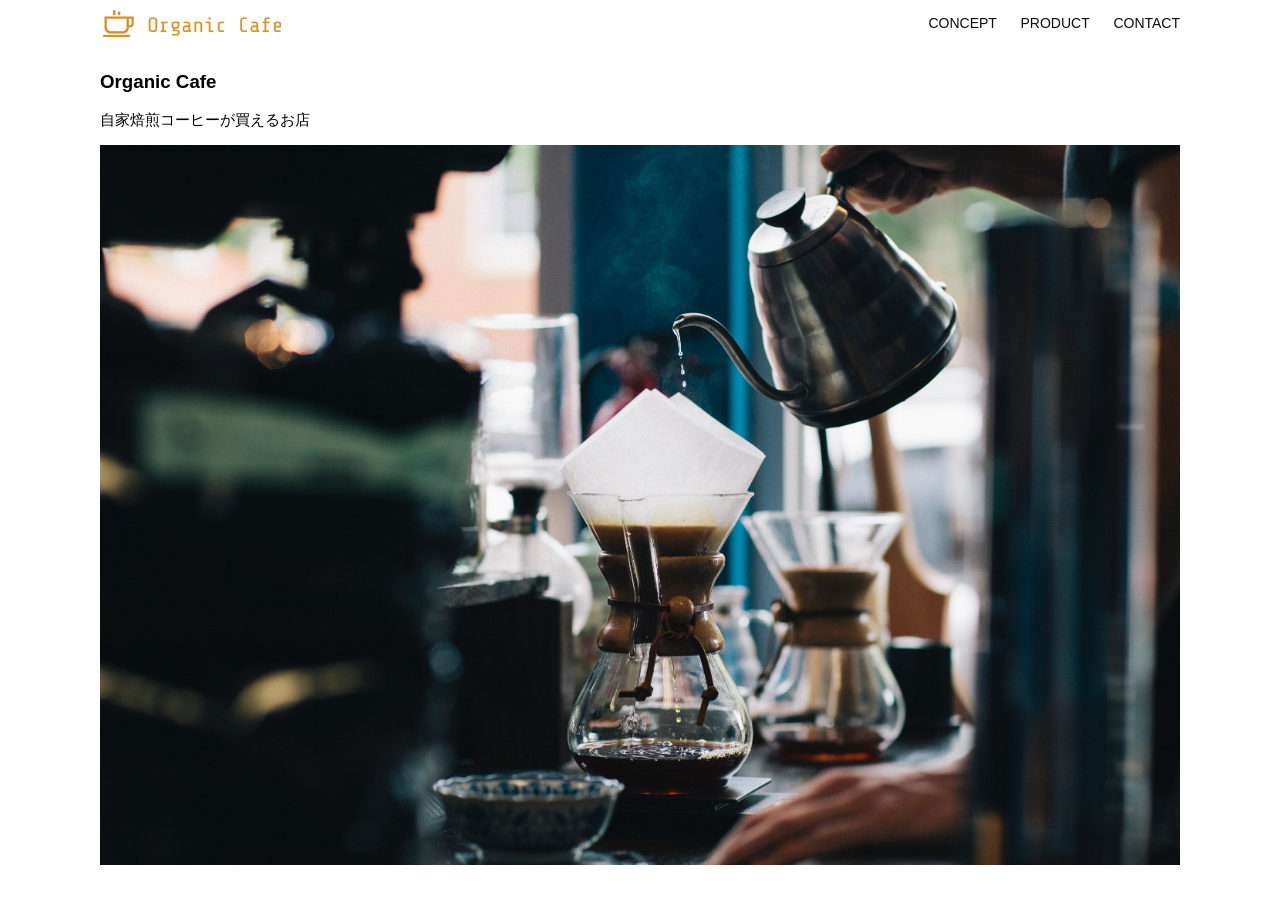
<file: kadai_013/index.html>
<!DOCTYPE html>
<html>
  <head>
    <title>Organic Cafe</title>
    <meta charset="UTF-8" />
    <meta name="description" content="自家焙煎のコーヒーがお家で楽しめるOrganic Cafe"/>
    <meta name="viewport" content="width=device-width, initial-scale=1.0" />
    <link rel="stylesheet" href="style.css" />
  </head>
  <body>
    <!-- ヘッダー -->
    <header>
      <!-- ロゴ -->
      <a href="index.html" id="logo"><img src="images/logo.png" alt="トップページに戻る"/></a>

      <!-- PC用ナビゲーション -->
      <nav id="nav-pc">
       <a href="index.html#concept">CONCEPT</a> 
         <a href="index.html#product">PRODUCT</a></li>
        <a href="index.html#contact">CONTACT</a>           
    </nav>
  <!-- スマホ用メニューボタン -->
 <img id="menu-sp" src="images/button-menu.png" alt="ナビゲーションを開く" onclick="document.getElementById('nav-sp').style.display = 'block'">
          <!-- スマホ用ナビゲーション -->
 <nav id="nav-sp">
           <ul>
             <li>
               <img id="close" src="images/button-close.png" alt="ナビゲーションを閉じる" onclick="document.getElementById('nav-sp').style.display = 'none'">
             </li>
             <li>
                <a id="logo-sp" href="index.html" onclick="document.getElementById('nav-sp').style.display='none'">
             <img src="images/logo-sp.png" alt="トップページに戻る">
                </a>
                </li>
                <li><a id="menu" href="index.html#concept" onclick="document.getElementById('nav-sp').style.display = 'none'">CONCEPT</a></li>
                <li><a id="menu" href="index.html#product" onclick="document.getElementById('nav-sp').style.display = 'none'">PRODUCT</a></li>
                <li><a id="menu" href="index.html#contact" onclick="document.getElementById('nav-sp').style.display = 'none'">CONTACT</a></li>
           </ul>
         </nav>
</header>
    <main>
      <article>
        <!-- メインビジュアル -->
        <section id="main-visual">
          <div id="main-message">
            <h1>Organic Cafe</h1>
            <p>自家焙煎コーヒーが買えるお店</p>
          </div>
          <img src="images/main-image.jpg" alt="コーヒーをハンドドリップで淹れる画像"/>
        </section>
      </article>
    </main>
  </body>
</html>
</file>
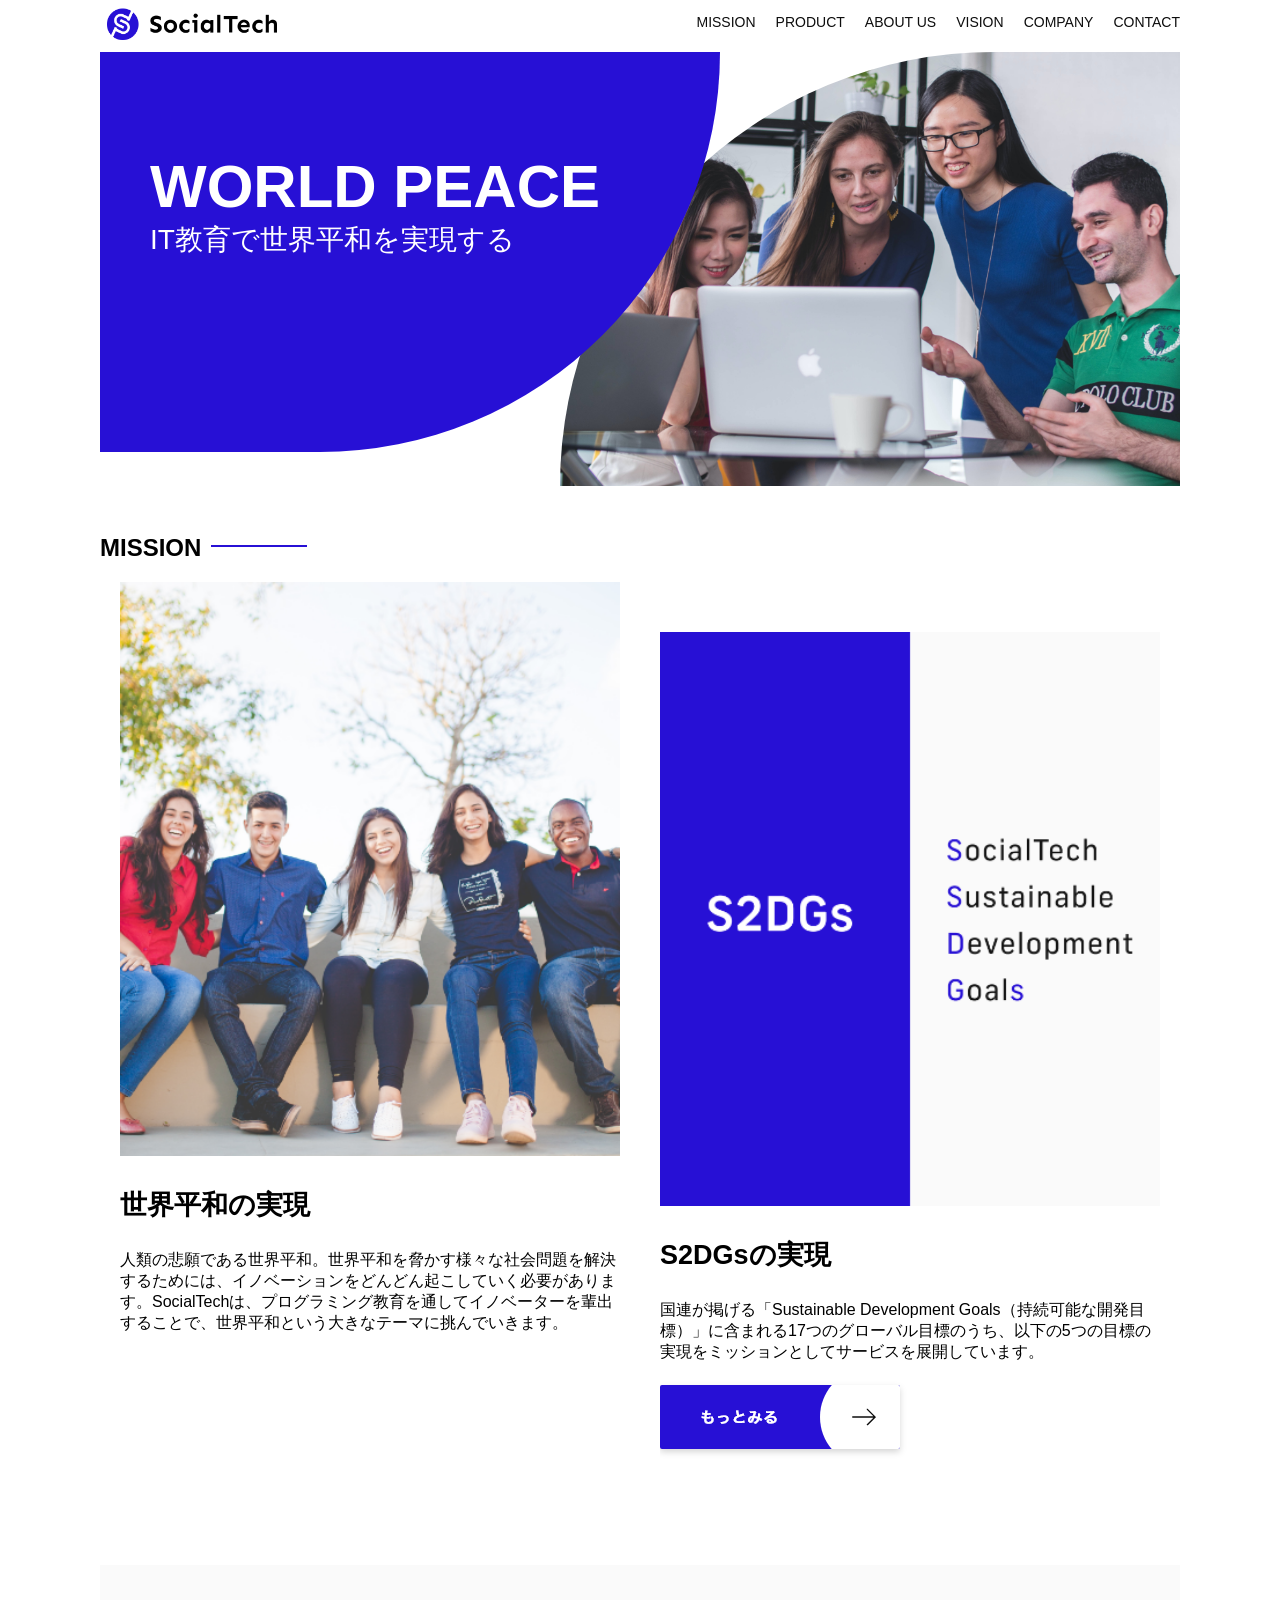
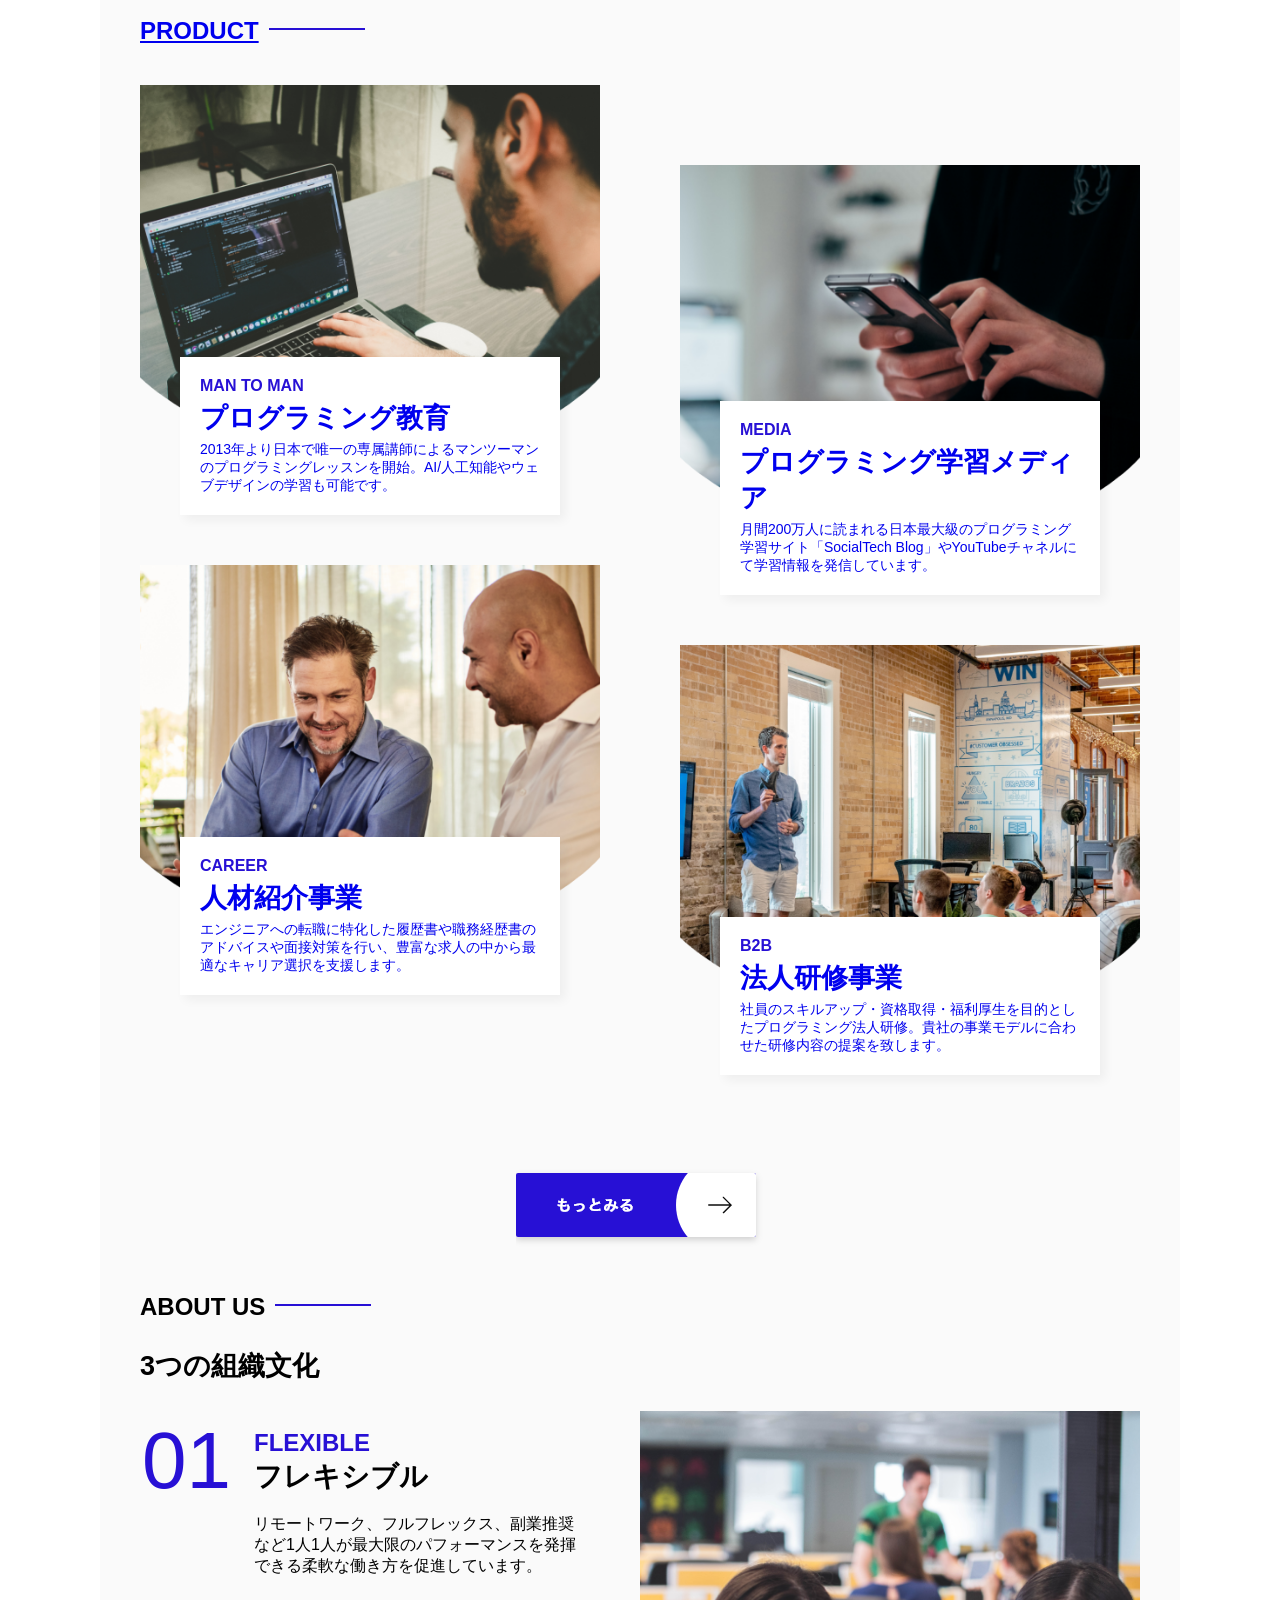
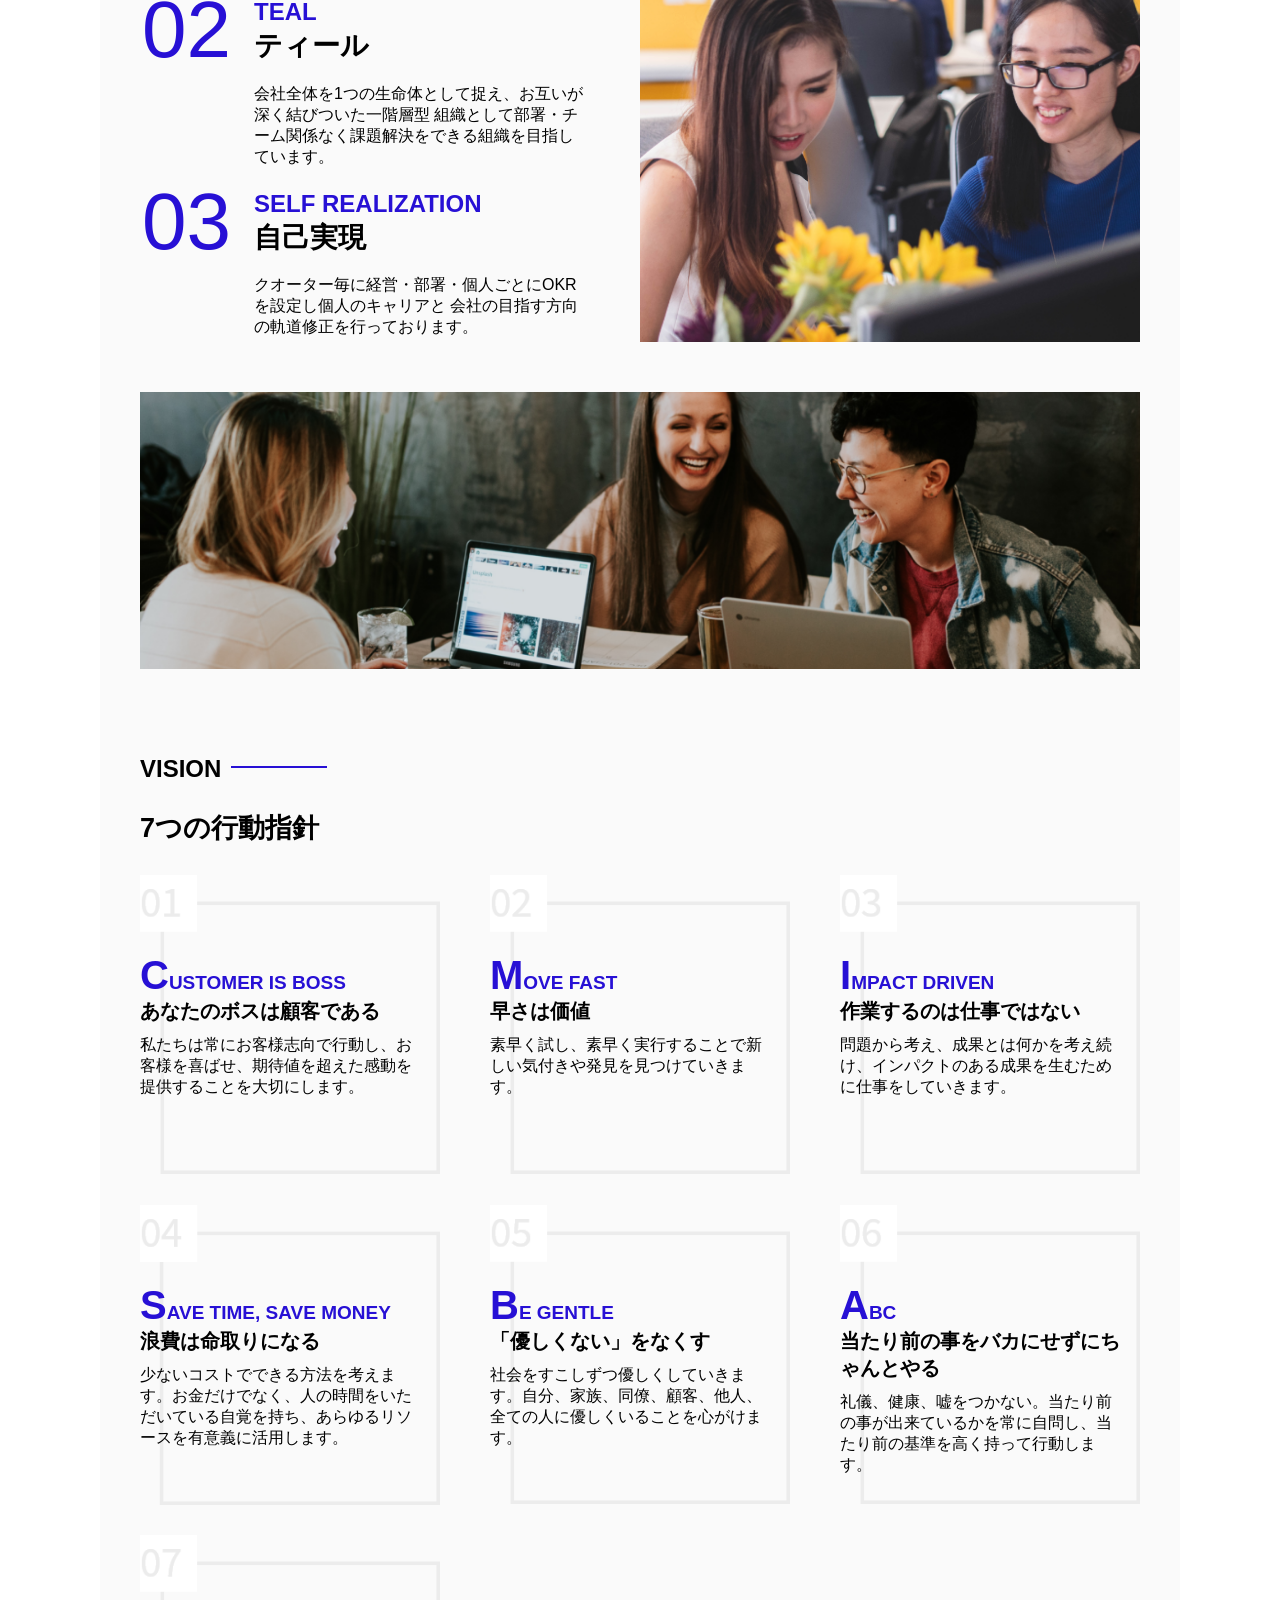
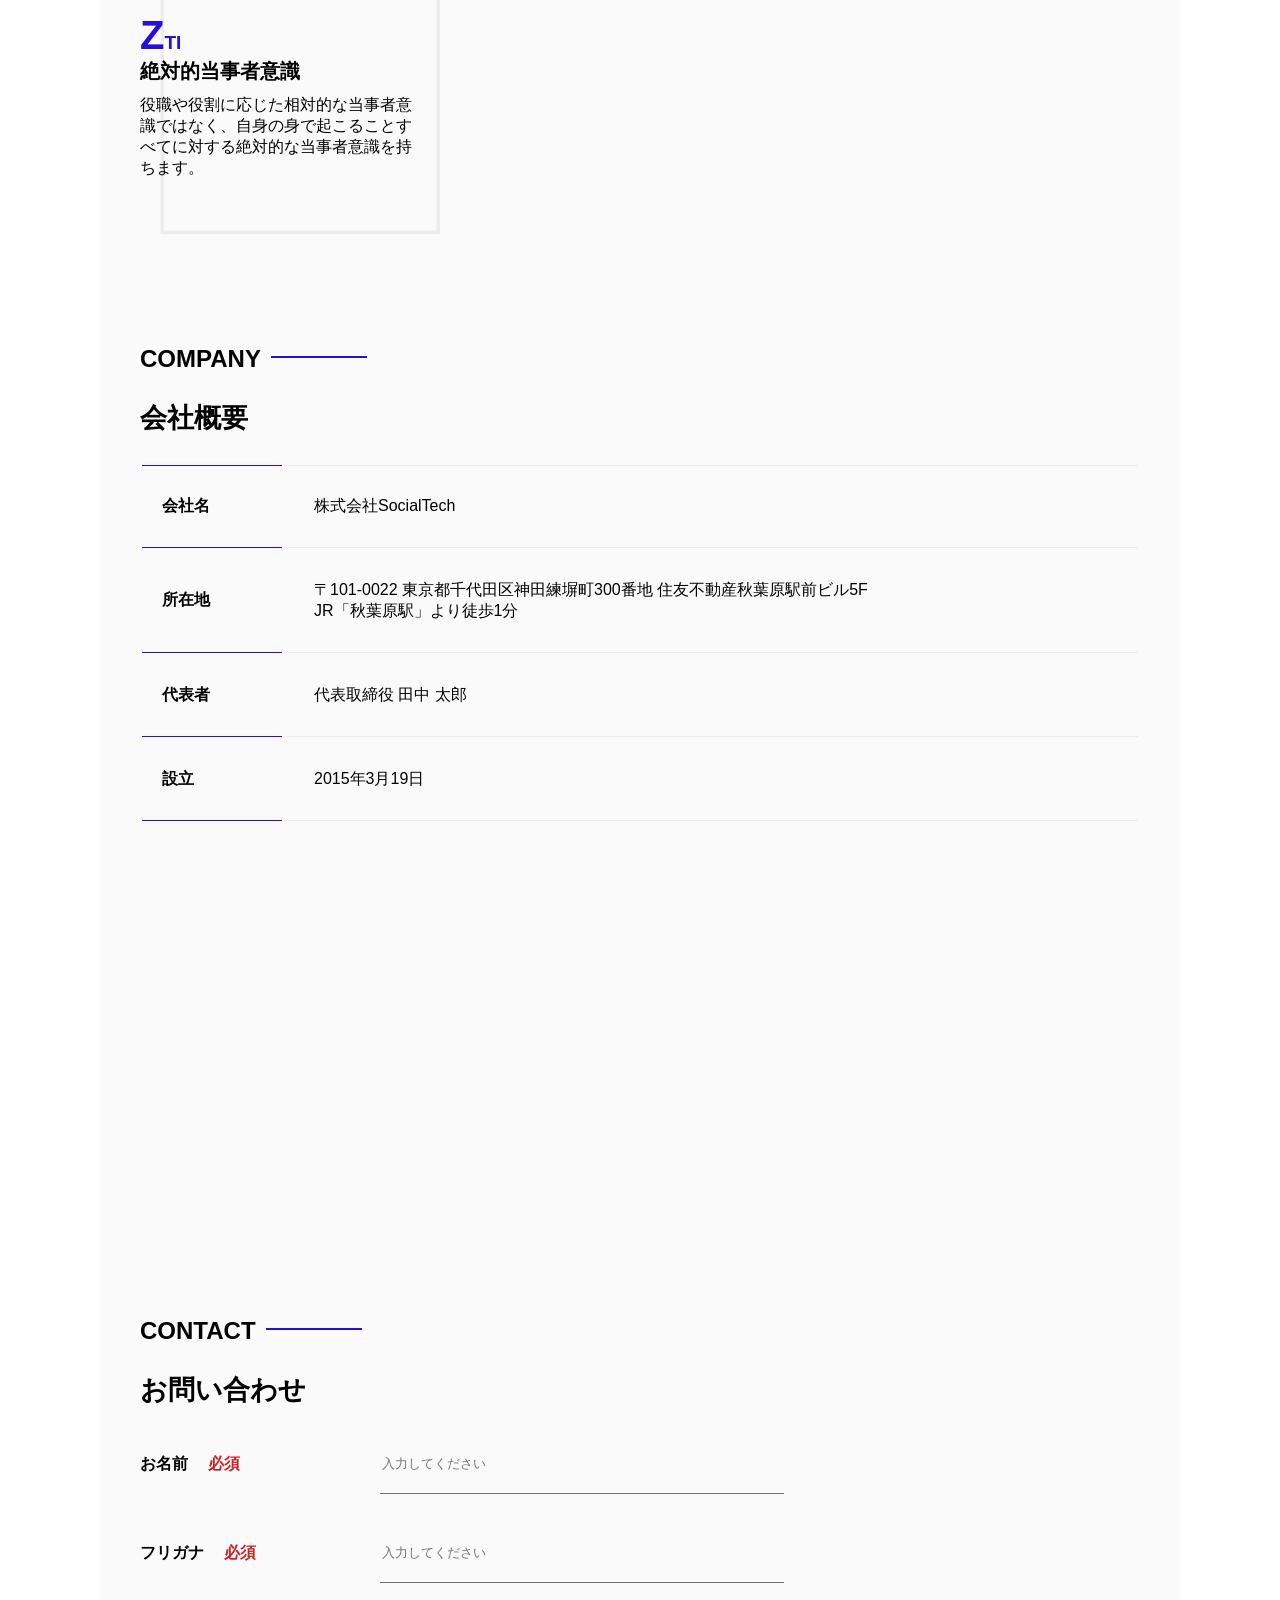
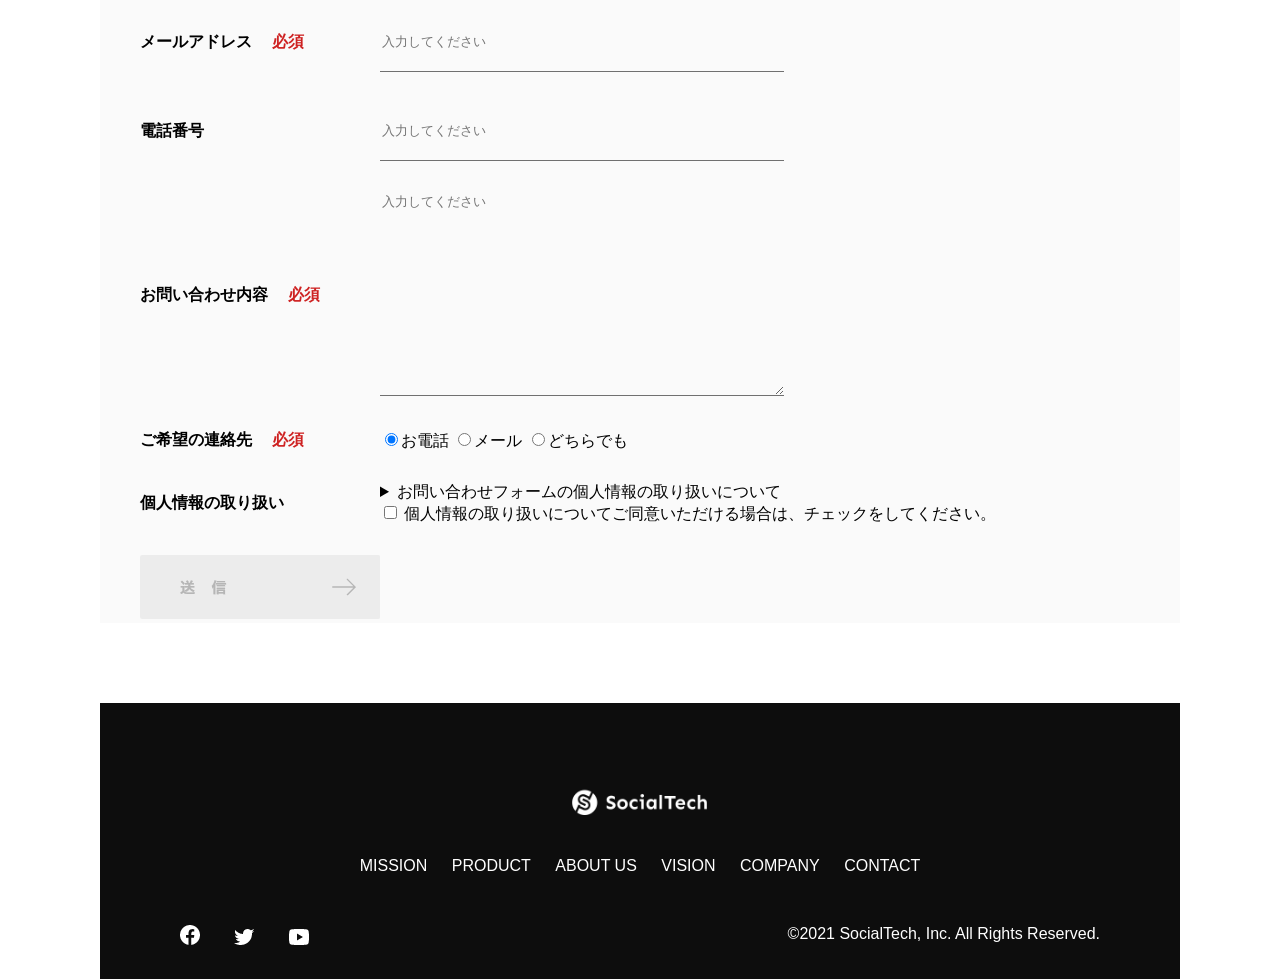
<file: kadai_tutorial_output/index.html>
<!DOCTYPE html>
<html lang="ja">
<head>
  <title>SocialTech</title>
  <meta charset="UTF-8">
  <meta name="description" content="SocialTechはEdTech業界のリーディングカンパニーを目指します。">
  <meta name="viewport" content="width=device-width, initial-scale=1.0">
  <link rel="stylesheet" href="style.css">
</head>
<body>
   <!-- ヘッダー -->
  <header>
    <!-- ロゴ -->
      <a href="index.html" id="logo">
      <img src="images/logo.png" alt="トップページに戻る">
    </a>
    <!-- PC用ナビゲーション -->
    <nav id="nav-pc">
       <ul>
        <li><a href="mission.html">MISSION</a></li>
        <li><a href="product.html">PRODUCT</a></li>
        <li><a href="index.html#aboutus">ABOUT US</a></li>
        <li><a href="index.html#vision">VISION</a></li>
        <li><a href="index.html#company">COMPANY</a></li>
        <li><a href="index.html#contact">CONTACT</a></li>
       </ul>
   </nav>
     <!-- スマホ用メニューボタン -->
       <button id="menu-sp" onclick="document.getElementById('nav-sp').style.display = 'block'">
         <img src="images/button-menu.png" alt="ナビゲーションを開く">
       </button>
        <!-- スマホ用ナビゲーション -->
       <div id="nav-sp">
         <button id="close" onclick="document.getElementById('nav-sp').style.display = 'none'">
           <img src="images/button-close.png" alt="ナビゲーションを閉じる">
         </button>
 
         <nav>
           <ul>
             <li>
               <a id="logo-sp" href="index.html" onclick="document.getElementById('nav-sp').style.display = 'none'"><img src="images/logo-sp.png" alt="トップページに戻る"></a>
             </li>
             <li><a class="menu" href="mission.html" onclick="document.getElementById('nav-sp').style.display = 'none'">MISSION</a></li>
             <li><a class="menu" href="product.html" onclick="document.getElementById('nav-sp').style.display = 'none'">PRODUCT</a></li>
             <li><a class="menu" href="index.html#aboutus" onclick="document.getElementById('nav-sp').style.display = 'none'">ABOUT US</a></li>
             <li><a class="menu" href="index.html#vision" onclick="document.getElementById('nav-sp').style.display = 'none'">VISION</a></li>
             <li><a class="menu" href="index.html#company" onclick="document.getElementById('nav-sp').style.display = 'none'">COMPANY</a></li>
             <li><a class="menu" href="index.html#contact" onclick="document.getElementById('nav-sp').style.display = 'none'">CONTACT</a></li>
           </ul>
         </nav>
         <div id="sns">
           <a href="https://www.facebook.com/sejuku2013">
             <img src="images/button-facebook.png" alt="Facebookのリンク">
           </a>
           <a href="https://twitter.com/samuraijuku">
             <img src="images/button-twitter.png" alt="Twitterのリンク">
           </a>
           <a href="https://www.youtube.com/channel/UCCFOQO5aDK0xXam4cUQXT8g">
             <img src="images/button-youtube.png" alt="YouTubeのリンク">
           </a>
         </div>
       </div>
  </header>
  <main>
    <article>
        <!-- メインビジュアル -->
         <section id="main-visual">
             <div id="main-message">
            <h1>WORLD PEACE</h1>
            <p>IT教育で世界平和を実現する</p>
        </div>
        <img src="images/index/index-main.png" alt="PCの周りに集まる多国籍の仲間たち">
         </section>
          <!--ミッション-->
      <section id="mission">
                <h2 class="index-h2">MISSION</h2>
        <div id="mission-flex">
          <div>
               <img id="mission-photo" src="images/index/index-mission.png" alt="屋外のベンチで写真を撮影する多国籍の仲間たち">
            <h3>世界平和の実現</h3>
            <p>
              人類の悲願である世界平和。世界平和を脅かす様々な社会問題を解決するためには、イノベーションをどんどん起こしていく必要があります。SocialTechは、プログラミング教育を通してイノベーターを輩出することで、世界平和という大きなテーマに挑んでいきます。
            </p>
          </div>
          <div>
             <img id="s2dgs" src="images/index/s2dgs.png" alt="S2DGs">
            <h3>S2DGsの実現</h3>
            <p>国連が掲げる「Sustainable Development Goals（持続可能な開発目標）」に含まれる17つのグローバル目標のうち、以下の5つの目標の実現をミッションとしてサービスを展開しています。</p>
            <a href="mission.html">
              <img src="images/button-more.png" alt="もっとみる">
          </div>
        </div>
      </section>
       <!-- プロダクト -->
      <section id="product">
       <h2 class="index-h2">PRODUCT</h2>
        <div class="product-flex">
         <div id="product-left">
             <div>
               <img class="product-photo" src="images/index/index-mantoman.png" alt="PCでコードを書く男性">
               <div class="product-explain">
                 <span>MAN TO MAN</span>
                 <h3>プログラミング教育</h3>
                 <p>2013年より日本で唯一の専属講師によるマンツーマンのプログラミングレッスンを開始。AI/人工知能やウェブデザインの学習も可能です。</p>
               </div>
             </div>
             <div>
               <img class="product-photo" src="images/index/index-career.png" alt="笑顔で話し合う2人の男性">
               <div class="product-explain">
                 <span>CAREER</span>
                 <h3>人材紹介事業</h3>
                 <p>エンジニアへの転職に特化した履歴書や職務経歴書のアドバイスや面接対策を行い、豊富な求人の中から最適なキャリア選択を支援します。</p>
               </div>
             </div>
         </div>
         <div id="product-right">
              <div>
              <img class="product-photo" src="images/index/index-media.png" alt="スマートフォンを操作する人">
              <div class="product-explain">
                <span>MEDIA</span>
                <h3>プログラミング学習メディア</h3>
                <p>月間200万人に読まれる日本最大級のプログラミング学習サイト「SocialTech Blog」やYouTubeチャネルにて学習情報を発信しています。</p>
              </div>
            </div>
            <div>
              <img class="product-photo" src="images/index/index-b2b.png" alt="講演中の男性とそれを聴く人々">
              <div class="product-explain">
                <span>B2B</span>
                <h3>法人研修事業</h3>
                <p>社員のスキルアップ・資格取得・福利厚生を目的としたプログラミング法人研修。貴社の事業モデルに合わせた研修内容の提案を致します。</p>
              </div>
            </div>
          </div>
        </div>
        <div id="product-more">
          <a href="product.html">
            <img src="images/button-more.png" alt="もっとみる">
          </a>
         </div>
            <!-- ABOUT US -->
      <section id="aboutus">
        <h2 class="index-h2">ABOUT US</h2>
      <h3>3つの組織文化</h3>
        <div>
          <table class="culture-table">
            <tr>
              <td class="culture-num">01</td>
              <th><span class="culture-en">FLEXIBLE</span><br>フレキシブル</th>
            </tr>
            <tr>
              <td>
                <!--空のセル-->
              </td>
              <td class="culture-description">リモートワーク、フルフレックス、副業推奨など1人1人が最大限のパフォーマンスを発揮できる柔軟な働き方を促進しています。</td>
            </tr>
            <tr>
              <td class="culture-num">02</td>
              <th><span class="culture-en">TEAL</span><br>ティール</th>
            </tr>
            <tr>
              <td>
                <!--空のセル-->
              </td>
              <td class="culture-description">会社全体を1つの生命体として捉え、お互いが深く結びついた一階層型 組織として部署・チーム関係なく課題解決をできる組織を目指しています。</td>
            </tr>
            <tr>
              <td class="culture-num">03</td>
              <th><span class="culture-en">SELF REALIZATION</span><br>自己実現</th>
            </tr>
            <tr>
              <td>
                <!--空のセル-->
              </td>
              <td class="culture-description">クオーター毎に経営・部署・個人ごとにOKRを設定し個人のキャリアと 会社の目指す方向の軌道修正を行っております。</td>
            </tr>
          </table>
          <img class="culture-img" src="images/index/index-aboutus1.png" alt="笑顔で話し合う2人の女性">
        </div>
        <img class="culture-img2" src="images/index/index-aboutus2.png" alt="笑顔で話し合う3人の男女">
      </section>
         <!-- VISION -->
      <section id="vision">
        <h2 class="index-h2">VISION</h2>
        <h3>7つの行動指針</h3>
        <div>
              <div class="vision-box">
               <img src="images/index/vision-01.png" alt="01">
               <div>
                 <h4>CUSTOMER IS BOSS</h4>
                 <h5>あなたのボスは顧客である</h5>
                 <p>私たちは常にお客様志向で行動し、お客様を喜ばせ、期待値を超えた感動を提供することを大切にします。</p>
               </div>
             </div>
               <div class="vision-box">
               <img src="images/index/vision-02.png" alt="02">
               <div>
                 <h4>MOVE FAST</h4>
                 <h5>早さは価値</h5>
                 <p>素早く試し、素早く実行することで新しい気付きや発見を見つけていきます。</p>
               </div>
             </div>
             <div class="vision-box">
               <img src="images/index/vision-03.png" alt="03">
               <div>
                 <h4>IMPACT DRIVEN</h4>
                 <h5>作業するのは仕事ではない</h5>
                 <p>問題から考え、成果とは何かを考え続け、インパクトのある成果を生むために仕事をしていきます。</p>
               </div>
             </div>
             <div class="vision-box">
               <img src="images/index/vision-04.png" alt="04">
               <div>
                 <h4>SAVE TIME, SAVE MONEY</h4>
                 <h5>浪費は命取りになる</h5>
                 <p>少ないコストでできる方法を考えます。お金だけでなく、人の時間をいただいている自覚を持ち、あらゆるリソースを有意義に活用します。</p>
               </div>
             </div>
             <div class="vision-box">
               <img src="images/index/vision-05.png" alt="05">
               <div>
                 <h4>BE GENTLE</h4>
                 <h5>「優しくない」をなくす</h5>
                 <p>社会をすこしずつ優しくしていきます。自分、家族、同僚、顧客、他人、全ての人に優しくいることを心がけます。</p>
               </div>
             </div>
             <div class="vision-box">
               <img src="images/index/vision-06.png" alt="06">
               <div>
                 <h4>ABC</h4>
                 <h5>当たり前の事をバカにせずにちゃんとやる</h5>
                 <p>礼儀、健康、嘘をつかない。当たり前の事が出来ているかを常に自問し、当たり前の基準を高く持って行動します。</p>
               </div>
             </div>
             <div class="vision-box">
               <img src="images/index/vision-07.png" alt="07">
               <div>
                 <h4>ZTI</h4>
                 <h5>絶対的当事者意識</h5>
                 <p>役職や役割に応じた相対的な当事者意識ではなく、自身の身で起こることすべてに対する絶対的な当事者意識を持ちます。</p>
               </div>
             </div>
        </div>
      </section>
        <!-- COMPANY -->
      <section id="company">
        <h2 class="index-h2">COMPANY</h2>
        <h3>会社概要</h3>
          <table id="company-table">
             <tr>
               <th class="tableheader tableheader-first">会社名</th>
               <td class="cell cell-first">株式会社SocialTech</td>
             </tr>
             <tr>
               <th class="tableheader">所在地</th>
               <td class="cell">〒101-0022 東京都千代田区神田練塀町300番地 住友不動産秋葉原駅前ビル5F<br>JR「秋葉原駅」より徒歩1分</td>
             </tr>
             <tr>
               <th class="tableheader">代表者</th>
               <td class="cell">代表取締役 田中 太郎</td>
             </tr>
             <tr>
               <th class="tableheader">設立</th>
               <td class="cell">2015年3月19日</td>
             </tr>
           </table>
           <iframe 
 src="https://www.google.com/maps/embed?pb=!1m18!1m12!1m3!1d3240.0688551336807!2d139.7720776771055!3d35.69992317258124!2m3!1f0!2f0!3f0!3m2!1i1024!2i768!4f13.1!3m3!1m2!1s0x60188fee13660e23%3A0x77137876edf742ac!2z5L2P5Y-L5LiN5YuV55Sj56eL6JGJ5Y6f6aeF5YmN44OT44Or!5e0!3m2!1sja!2sjp!4v1704858013291!5m2!1sja!2sjp" 
 style="border: 0" allowfullscreen="" loading="lazy">
 </iframe>
      </section>
       <!-- お問い合わせフォーム -->
      <section id="contact">
        <h2 class="index-h2">CONTACT</h2>
        <h3>お問い合わせ</h3>
        <form>
              <div>
            <div class="contact-heading">
              <label class="contact-label">お名前<span class="contact-span">必須</span></label>
            </div>
            <div>
              <input type="text" name="name" placeholder="入力してください" class="contact-textbox">
            </div>
          </div>
          <div>
            <div class="contact-heading">
              <label class="contact-label">フリガナ<span class="contact-span">必須</span></label>
            </div>
            <div>
              <input type="text" name="hurigana" placeholder="入力してください" class="contact-textbox">
            </div>
          </div>
          <div>
            <div class="contact-heading">
              <label class="contact-label">メールアドレス<span class="contact-span">必須</span></label>
            </div>
            <div>
              <input type="text" name="email" placeholder="入力してください" class="contact-textbox">
            </div>
          </div>
          <div>
            <div class="contact-heading">
              <label class="contact-label">電話番号</label>
            </div>
            <div>
              <input type="text" name="tel" placeholder="入力してください" class="contact-textbox">
            </div>
          </div>
           <div>
            <div class="contact-heading">
              <label class="contact-label">お問い合わせ内容<span class="contact-span">必須</span></label>
            </div>
            <div>
              <textarea class="contact-textarea" placeholder="入力してください" name="message"></textarea>
            </div>
          </div>
             <div>
            <div class="contact-heading">
              <label class="contact-label">ご希望の連絡先<span class="contact-span">必須</span></label>
            </div>
            <div>
              <input class="radiobutton" type="radio" value="tel" name="contact" checked><label>お電話</label>
              <input class="radiobutton" type="radio" value="mail" name="contact"><label>メール</label>
              <input class="radiobutton" type="radio" value="both" name="contact"><label>どちらでも</label>
            </div>
          </div>
            <div>
               <div class="contact-heading">
                 <label class="contact-label">個人情報の取り扱い</label>
               </div>
               <div>
                 <details>
                   <summary>お問い合わせフォームの個人情報の取り扱いについて</summary>
                   <div>
                     <dl>
                       <dt>１．組織の名称又は氏名</dt>
                       <dd>株式会社SocialTech</dd>
                       <dt>２．個人情報保護管理者（若しくはその代理人）の氏名又は職名、所属及び連絡先</dt>
                       <dd>
                         <p>鈴木 一郎 コーポレート部</p>
                         <p>メールアドレス：samurai@example.com</p>
                         <p>TEL：03-1234-5678</p>
                       </dd>
                       <dt>３．個人情報の利用目的</dt>
                       <dd>
                         <ul>
                           <li>本サービス及び本サービスに関連する情報の提供又はそれらに関する連絡のため</li>
                           <li>ユーザーの本人確認のため</li>
                           <li>当社サービスのご案内のため</li>
                           <li>当社の商品等の広告または宣伝（電子メールによるものを含むものとします。）</li>
                         </ul>
                       </dd>
                       <dt>４．個人情報の取り扱い業務の委託</dt>
                       <dd>個人情報の取扱業務の全部または一部を外部に業務委託する場合があります。その際、弊社は、個人情報を適切に保護できる管理体制を敷き実行していることを条件として委託先を厳選したうえで、機密保持契約を委託先と締結し、お客様の個人情報を厳密に管理させます。</dd>
                       <dt>５．個人情報の開示等の請求</dt>
                       <dd>
                         お客様は、弊社に対してご自身の個人情報の開示等（利用目的の通知、開示、内容の訂正・追加・削除、利用の停止または消去、第三者への提供の停止）に関して、当社問合わせ窓口に申し出ることができます。<br>
                         その際、弊社はお客様ご本人を確認させていただいたうえで、合理的な期間内に対応いたします。<br>
                         なお、個人情報に関する弊社問合わせ先は、次の通りです。
                       </dd>
                       <dd>
                         <p>株式会社SocialTech　個人情報問合せ窓口</p>
                         <p>〒150-0043　東京都千代田区神田練塀町300番地 住友不動産秋葉原駅前ビル5F</p>
                         <p>メールアドレス：samurai@example.com　TEL：03-1234-5678</p>
                       </dd>
 
                       <dt>６．個人情報を提供されることの任意性について</dt>
                       <dd>お客様がご自身の個人情報を弊社に提供されるか否かは、お客様のご判断によりますが、もしご提供されない場合には、適切なサービスが提供できない場合がありますので予めご了承ください。</dd>
                     </dl>
                   </div>
                 </details>
                 <input type="checkbox" name="agree">
                 <span>個人情報の取り扱いについてご同意いただける場合は、チェックをしてください。</span>
               </div>
             </div>
              <input type="image" src="images/button-submit.png" alt="送信する">
        </form>
      </section>
    </article>
  </main>
    <footer>
      <div id="footer-logo">
        <img src="images/logo-sp.png" alt="SocialTech">
      </div>
        <div id="footer-link">
        <a href="mission.html">MISSION</a>
        <a href="product.html">PRODUCT</a>
        <a href="index.html#aboutus">ABOUT US</a>
        <a href="index.html#vision">VISION</a>
        <a href="index.html#company">COMPANY</a>
        <a href="index.html#contact">CONTACT</a>
      </div>
       <div id="sns-footer">
         <div class="sns-btns">
           <a href="https://www.facebook.com/sejuku2013"><img src="images/button-facebook.png" alt="Facebookのリンク"></a>
           <a href="https://twitter.com/samuraijuku"><img src="images/button-twitter.png" alt="Twitterのリンク"></a>
           <a href="https://www.youtube.com/channel/UCCFOQO5aDK0xXam4cUQXT8g"><img src="images/button-youtube.png" alt="YouTubeのリンク"></a>
         </div>
         <p id="copyright">&copy;2021 SocialTech, Inc. All Rights Reserved.</p>
       </div>
    </footer>

</body>

</html>
</file>
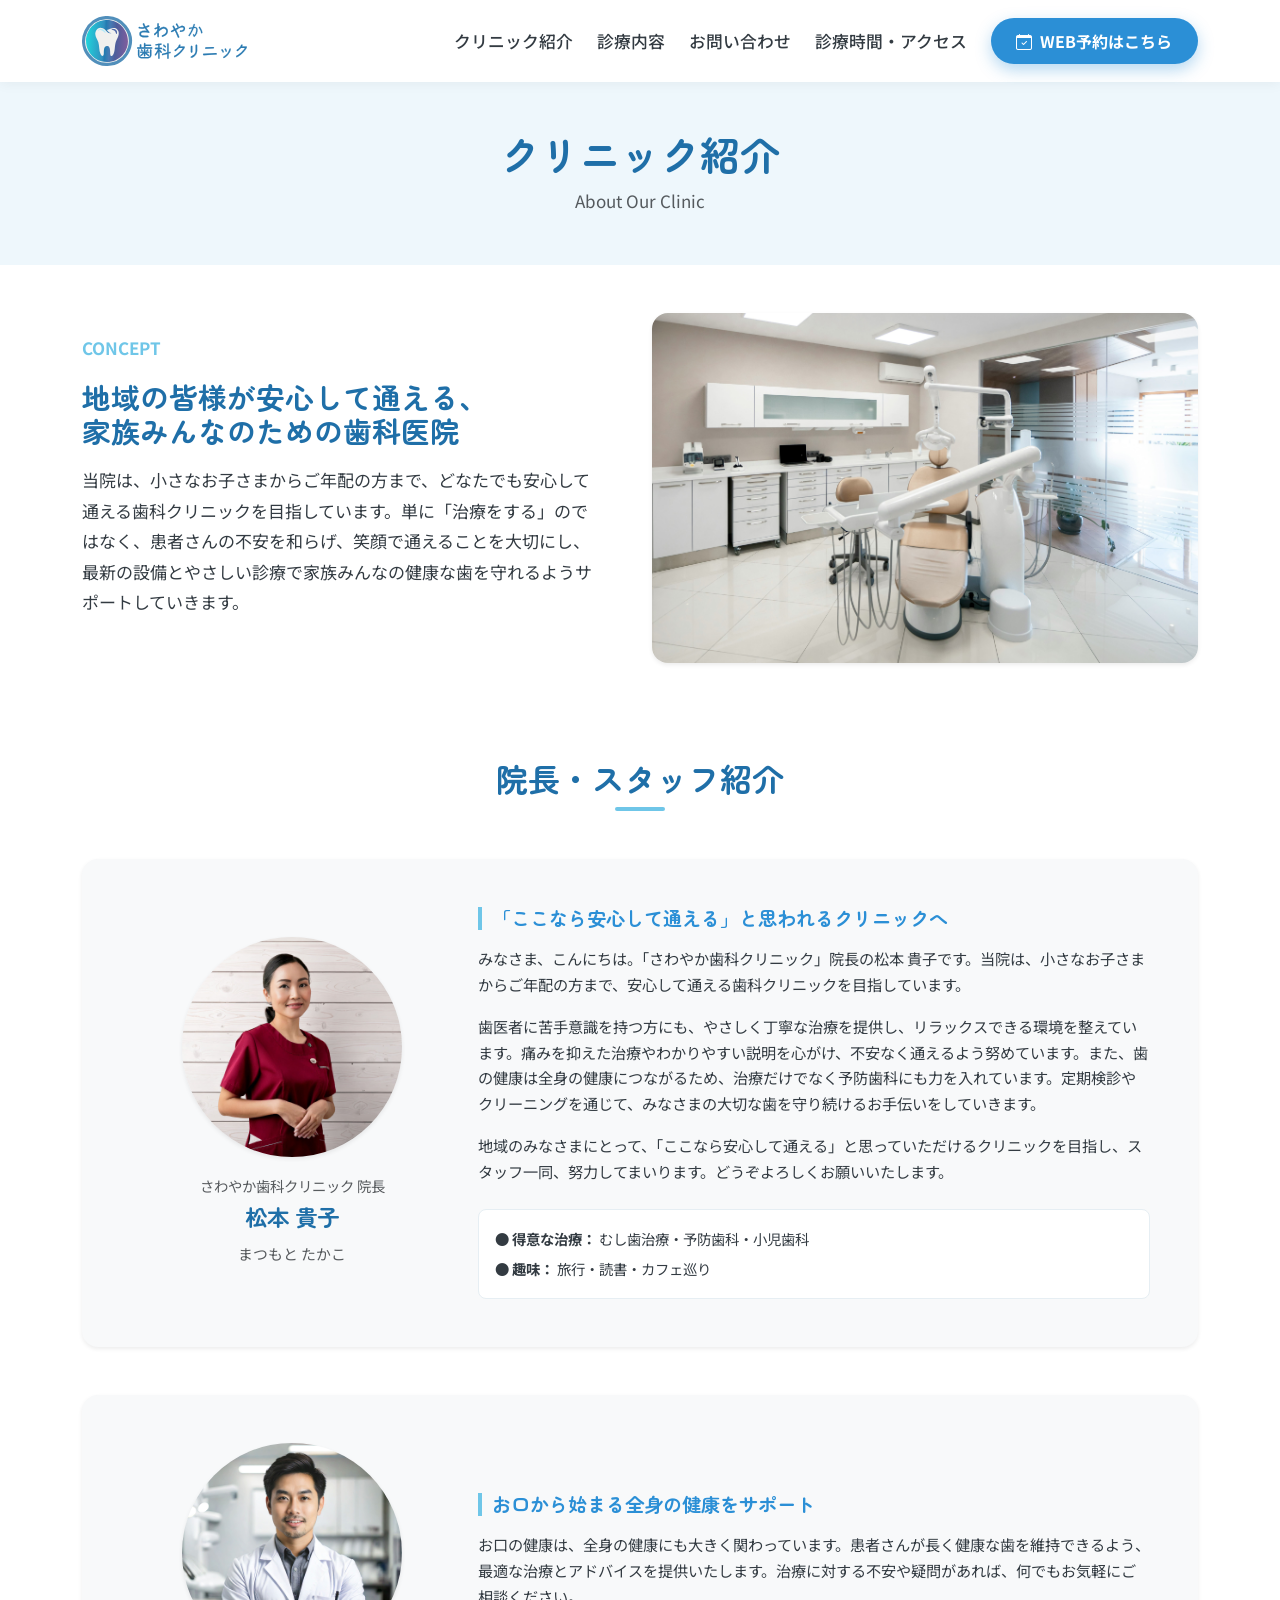
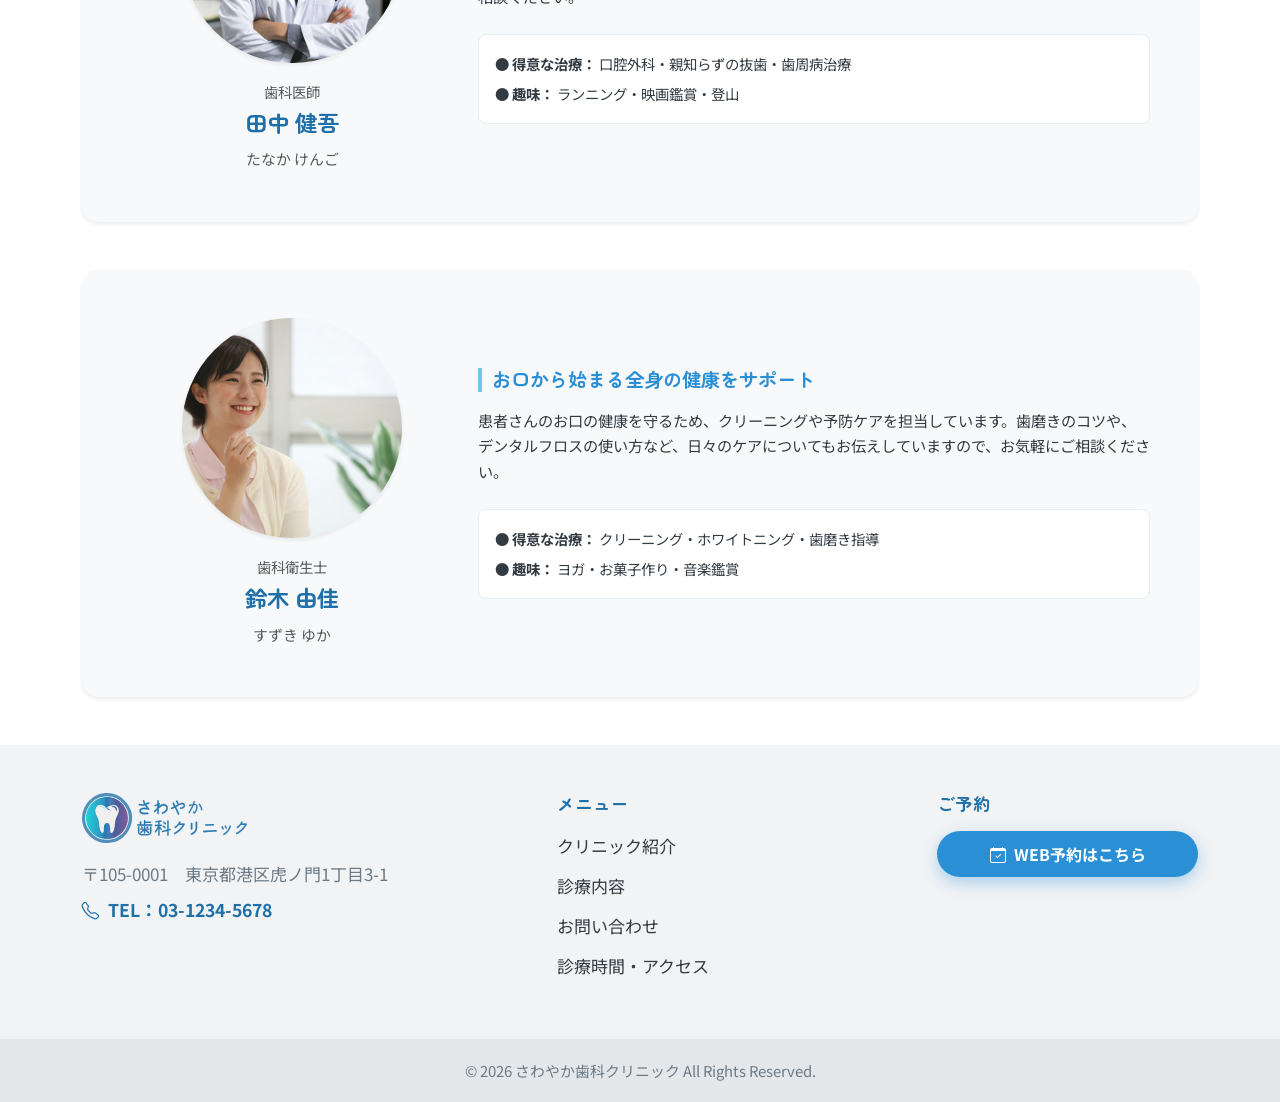
<file: dentalclinic/about.html>
<!DOCTYPE html>
<html lang="ja">
<head>
  <meta charset="UTF-8" />
  <meta name="viewport" content="width=device-width, initial-scale=1.0" />
  <meta name="description" content="さわやか歯科クリニック｜地域の皆様が安心して通える、家族みんなのための歯科医院" />
  <title>さわやか歯科クリニック｜ご家族に寄り添う優しい歯科治療</title>

  <!-- Bootstrap 5 CSS -->
  <link
    href="https://cdn.jsdelivr.net/npm/bootstrap@5.3.3/dist/css/bootstrap.min.css"
    rel="stylesheet"
  />
  <!-- Bootstrap Icons -->
  <link
    rel="stylesheet"
    href="https://cdn.jsdelivr.net/npm/bootstrap-icons@1.11.3/font/bootstrap-icons.css"
  />
  <!-- Google Fonts -->
  <link rel="preconnect" href="https://fonts.googleapis.com" />
  <link rel="preconnect" href="https://fonts.gstatic.com" crossorigin />
  <link
    href="https://fonts.googleapis.com/css2?family=Noto+Sans+JP:wght@400;500;700&family=Zen+Maru+Gothic:wght@500;700&display=swap"
    rel="stylesheet"
  />
  <!-- カスタムCSS -->
  <link rel="stylesheet" href="style.css" />
</head>
<body>

  <!-- ========== 1. 共通ヘッダー ========== -->
  <header class="site-header sticky-top">
    <div class="container d-flex align-items-center justify-content-between py-3">
      <!-- ロゴ -->
      <a href="index.html" class="logo d-flex align-items-center text-decoration-none">
        <img src="images/logo2.svg" alt="さわやか歯科クリニック ロゴ" class="logo-img" style="height: 50px; width: auto;"/>
      </a>

      <!-- ナビ + 予約ボタン -->
      <nav class="d-none d-lg-flex align-items-center gap-4">
        <ul class="nav-menu d-flex align-items-center gap-4 mb-0">
          <li><a href="about.html">クリニック紹介</a></li>
          <li><a href="services.html">診療内容</a></li>
          <li><a href="contact.html">お問い合わせ</a></li>
          <li><a href="index.html#access">診療時間・アクセス</a></li>
        </ul>
        <a href="reserve.html" class="btn btn-reserve">
          <i class="bi bi-calendar-check me-2"></i>WEB予約はこちら
        </a>
      </nav>

      <!-- モバイル用予約ボタン -->
      <a href="reserve.html" class="btn btn-reserve d-lg-none btn-sm">
        <i class="bi bi-calendar-check me-1"></i>WEB予約
      </a>
    </div>
  </header>
  <!-- クリニック紹介　about -->
<section class="py-5" style="background-color: var(--color-bg-soft);">
    <div class="container text-center">
      <h1 class="fw-bold" style="color: var(--color-primary-dark); font-family: 'Zen Maru Gothic', sans-serif;">クリニック紹介</h1>
      <p class="text-muted mb-0">About Our Clinic</p>
    </div>
  </section>

  <section class="py-5">
    <div class="container">
      <div class="row align-items-center gy-4">
        <div class="col-lg-6">
          <div class="pe-lg-4">
            <span class="fw-bold" style="color: var(--color-accent);">CONCEPT</span>
            <h2 class="fw-bold my-3" style="color: var(--color-primary-dark); font-size: 1.8rem;">地域の皆様が安心して通える、<br>家族みんなのための歯科医院</h2>
            <p class="mb-4">当院は、小さなお子さまからご年配の方まで、どなたでも安心して通える歯科クリニックを目指しています。単に「治療をする」のではなく、患者さんの不安を和らげ、笑顔で通えることを大切にし、最新の設備とやさしい診療で家族みんなの健康な歯を守れるようサポートしていきます。</p>
          </div>
        </div>
        <div class="col-lg-6">
          <img src="images/img3.jpg" alt="さわやか歯科クリニック 院内" class="img-fluid rounded-4 shadow-sm" style="width: 100%; height: 350px; object-fit: cover;">
        </div>
      </div>
    </div>
  </section>

  <section class="py-5">
    <div class="container">
      <div class="text-center mb-5">
        <h2 class="fw-bold" style="color: var(--color-primary-dark);">院長・スタッフ紹介</h2>
        <div style="width: 50px; height: 4px; background-color: var(--color-accent); margin: 10px auto 0; border-radius: 2px;"></div>
      </div>

      <div class="p-4 p-md-5 bg-light rounded-4 mb-5 shadow-sm">
        <div class="row align-items-center gy-4">
          <div class="col-md-4 text-center">
            <img src="images/doctor2_matsumoto.jpg" alt="院長 松本 貴子" class="img-fluid rounded-circle shadow-sm" style="width: 220px; height: 220px; object-fit: cover;">
            <p class="mt-3 mb-1 text-muted" style="font-size: 0.9rem;">さわやか歯科クリニック 院長</p>
            <h3 class="fw-bold" style="color: var(--color-primary-dark); font-size: 1.4rem;">松本 貴子</h3>
            <small class="text-muted">まつもと たかこ</small>
          </div>
          <div class="col-md-8">
            <h4 class="fw-bold mb-3" style="color: var(--color-primary); border-left: 4px solid var(--color-accent); padding-left: 10px; font-size: 1.2rem;">「ここなら安心して通える」と思われるクリニックへ</h4>
            <p class="mb-3" style="font-size: 0.95rem; line-height: 1.7;">みなさま、こんにちは。「さわやか歯科クリニック」院長の松本 貴子です。当院は、小さなお子さまからご年配の方まで、安心して通える歯科クリニックを目指しています。</p>
            <p class="mb-3" style="font-size: 0.95rem; line-height: 1.7;">歯医者に苦手意識を持つ方にも、やさしく丁寧な治療を提供し、リラックスできる環境を整えています。痛みを抑えた治療やわかりやすい説明を心がけ、不安なく通えるよう努めています。また、歯の健康は全身の健康につながるため、治療だけでなく予防歯科にも力を入れています。定期検診やクリーニングを通じて、みなさまの大切な歯を守り続けるお手伝いをしていきます。</p>
            <p class="mb-4" style="font-size: 0.95rem; line-height: 1.7;">地域のみなさまにとって、「ここなら安心して通える」と思っていただけるクリニックを目指し、スタッフ一同、努力してまいります。どうぞよろしくお願いいたします。</p>
            
            <div class="p-3 bg-white rounded-3" style="font-size: 0.9rem; border: 1px solid #e6eef3;">
              <p class="mb-1"><strong>● 得意な治療：</strong> むし歯治療・予防歯科・小児歯科</p>
              <p class="mb-0"><strong>● 趣味：</strong> 旅行・読書・カフェ巡り</p>
            </div>
          </div>
        </div>
      </div>

      <div class="p-4 p-md-5 bg-light rounded-4 shadow-sm mb-5">
        <div class="row align-items-center gy-4">
          <div class="col-md-4 text-center order-md-1">
            <img src="images/doctor1_tanaka.jpg" alt="歯科医師 田中 健吾" class="img-fluid rounded-circle shadow-sm" style="width: 220px; height: 220px; object-fit: cover;">
            <p class="mt-3 mb-1 text-muted" style="font-size: 0.9rem;">歯科医師</p>
            <h3 class="fw-bold" style="color: var(--color-primary-dark); font-size: 1.4rem;">田中 健吾</h3>
            <small class="text-muted">たなか けんご</small>
          </div>
          <div class="col-md-8 order-md-2">
            <h4 class="fw-bold mb-3" style="color: var(--color-primary); border-left: 4px solid var(--color-accent); padding-left: 10px; font-size: 1.2rem;">お口から始まる全身の健康をサポート</h4>
            <p class="mb-4" style="font-size: 0.95rem; line-height: 1.7;">お口の健康は、全身の健康にも大きく関わっています。患者さんが長く健康な歯を維持できるよう、最適な治療とアドバイスを提供いたします。治療に対する不安や疑問があれば、何でもお気軽にご相談ください。</p>
            
            <div class="p-3 bg-white rounded-3" style="font-size: 0.9rem; border: 1px solid #e6eef3;">
              <p class="mb-1"><strong>● 得意な治療：</strong> 口腔外科・親知らずの抜歯・歯周病治療</p>
              <p class="mb-0"><strong>● 趣味：</strong> ランニング・映画鑑賞・登山 </p>
            </div>
          </div>
        </div>
      </div>

      <div class="p-4 p-md-5 bg-light rounded-4 shadow-sm">
        <div class="row align-items-center gy-4">
          <div class="col-md-4 text-center order-md-1">
            <img src="images/staff.png" alt="歯科衛生士 鈴木 由佳" class="img-fluid rounded-circle shadow-sm" style="width: 220px; height: 220px; object-fit: cover;">
            <p class="mt-3 mb-1 text-muted" style="font-size: 0.9rem;">歯科衛生士</p>
            <h3 class="fw-bold" style="color: var(--color-primary-dark); font-size: 1.4rem;">鈴木 由佳</h3>
            <small class="text-muted">すずき ゆか</small>
          </div>
          <div class="col-md-8 order-md-2">
            <h4 class="fw-bold mb-3" style="color: var(--color-primary); border-left: 4px solid var(--color-accent); padding-left: 10px; font-size: 1.2rem;">お口から始まる全身の健康をサポート</h4>
            <p class="mb-4" style="font-size: 0.95rem; line-height: 1.7;">患者さんのお口の健康を守るため、クリーニングや予防ケアを担当しています。歯磨きのコツや、デンタルフロスの使い方など、日々のケアについてもお伝えしていますので、お気軽にご相談ください。</p>
            
            <div class="p-3 bg-white rounded-3" style="font-size: 0.9rem; border: 1px solid #e6eef3;">
              <p class="mb-1"><strong>● 得意な治療：</strong> クリーニング・ホワイトニング・歯磨き指導</p>
              <p class="mb-0"><strong>● 趣味：</strong> ヨガ・お菓子作り・音楽鑑賞 </p>
            </div>
          </div>
        </div>
      </div>

    </div>
  </section>

  <!-- ========== 7. 共通フッター ========== -->
  <footer class="site-footer">
    <div class="container py-5">
      <div class="row gy-4">
        <div class="col-lg-5">
          <a href="index.html" class="logo d-inline-flex align-items-center text-decoration-none mb-3">
        <img src="images/logo2.svg" alt="さわやか歯科クリニック ロゴ" class="logo-img" style="height: 50px; width: auto;"/>
      </a>
          <p class="footer-address mb-1">〒105-0001　東京都港区虎ノ門1丁目3-1</p>
          <p class="footer-tel mb-0">
            <i class="bi bi-telephone me-2"></i>TEL：03-1234-5678
          </p>
        </div>
        <div class="col-6 col-lg-4">
          <h4 class="footer-head">メニュー</h4>
          <ul class="footer-links list-unstyled mb-0">
      <li><a href="about.html">クリニック紹介</a></li>
            <li><a href="services.html">診療内容</a></li>
            <li><a href="contact.html">お問い合わせ</a></li>
            <li><a href="index.html#access">診療時間・アクセス
            </a></li>
          </ul>
        </div>
        <div class="col-6 col-lg-3">
          <h4 class="footer-head">ご予約</h4>
          <a href="#" class="btn btn-reserve w-100">
            <i class="bi bi-calendar-check me-2"></i>WEB予約はこちら
          </a>
        </div>
      </div>
    </div>
    <div class="footer-bottom text-center py-3">
      <small>&copy; 2026 さわやか歯科クリニック All Rights Reserved.</small>
    </div>
  </footer>

  <!-- Bootstrap 5 JS -->
  <script src="https://cdn.jsdelivr.net/npm/bootstrap@5.3.3/dist/js/bootstrap.bundle.min.js"></script>
</body>
</html>
</file>
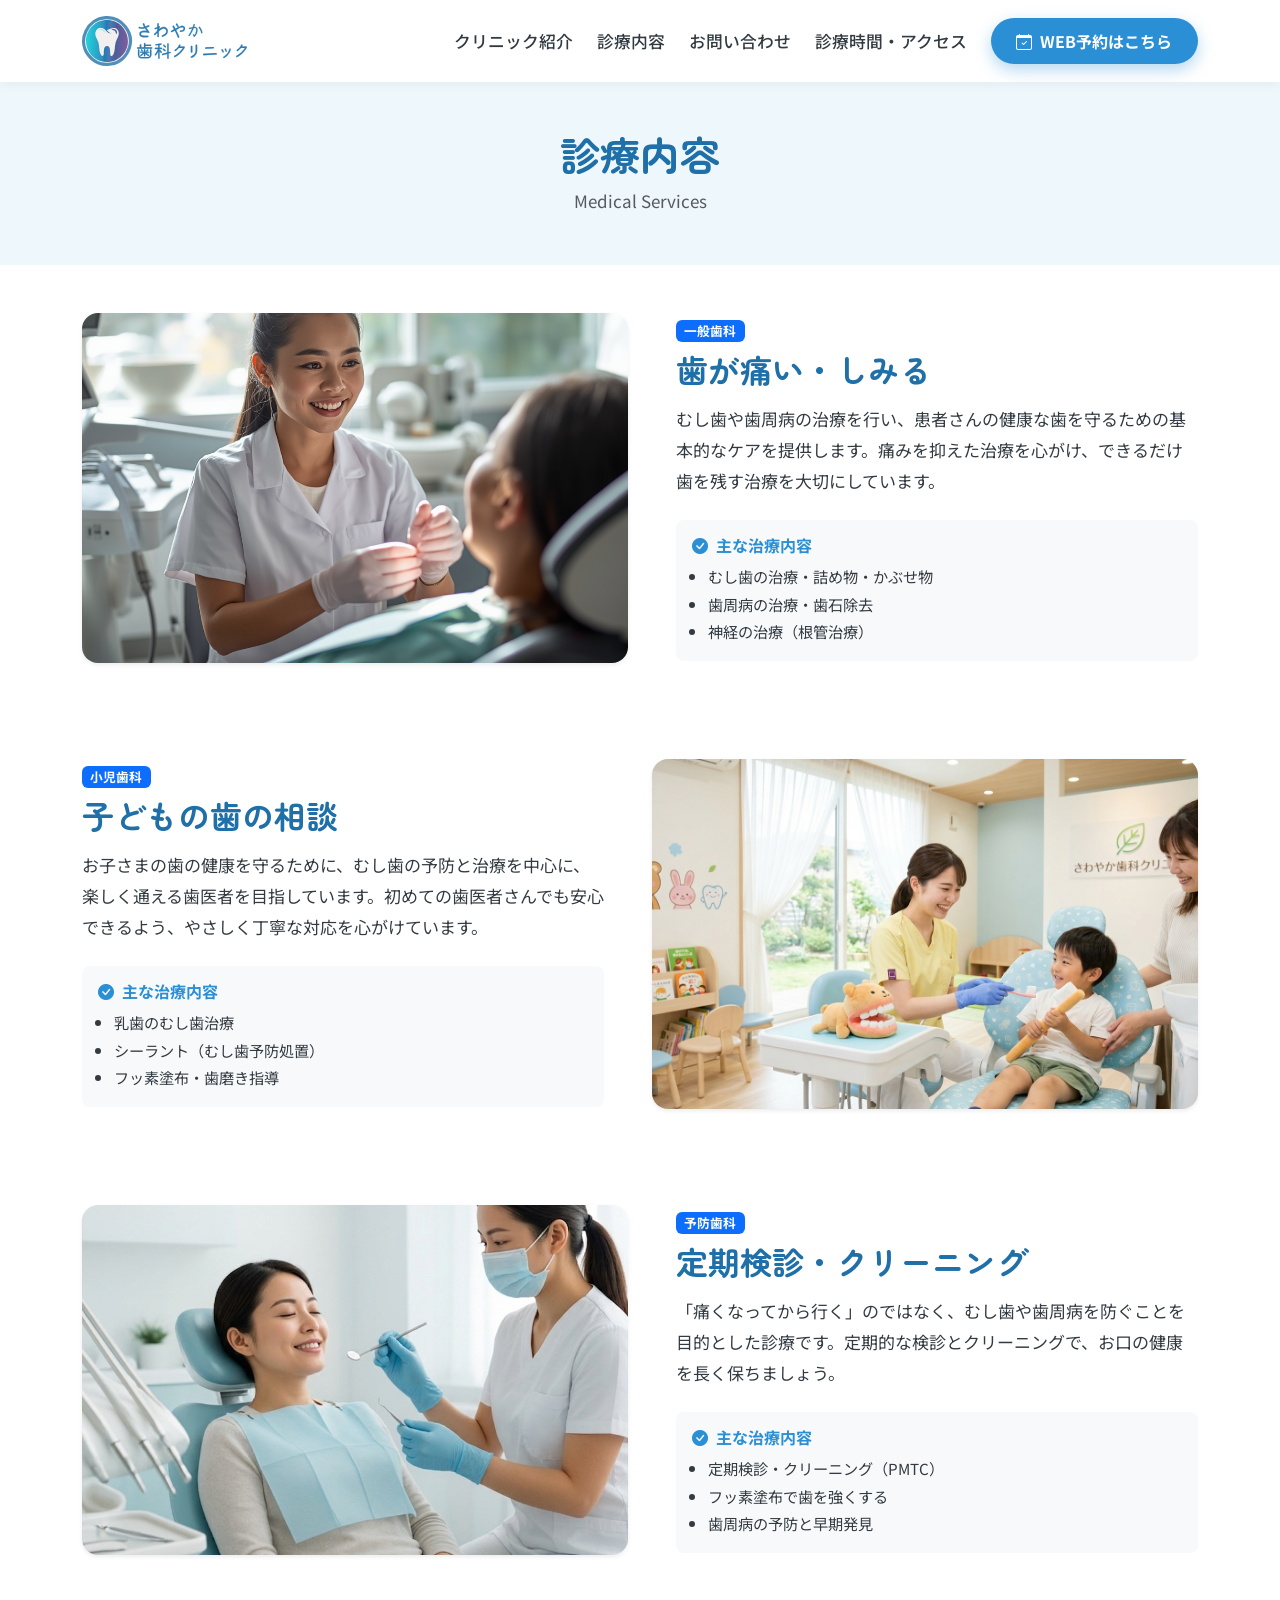
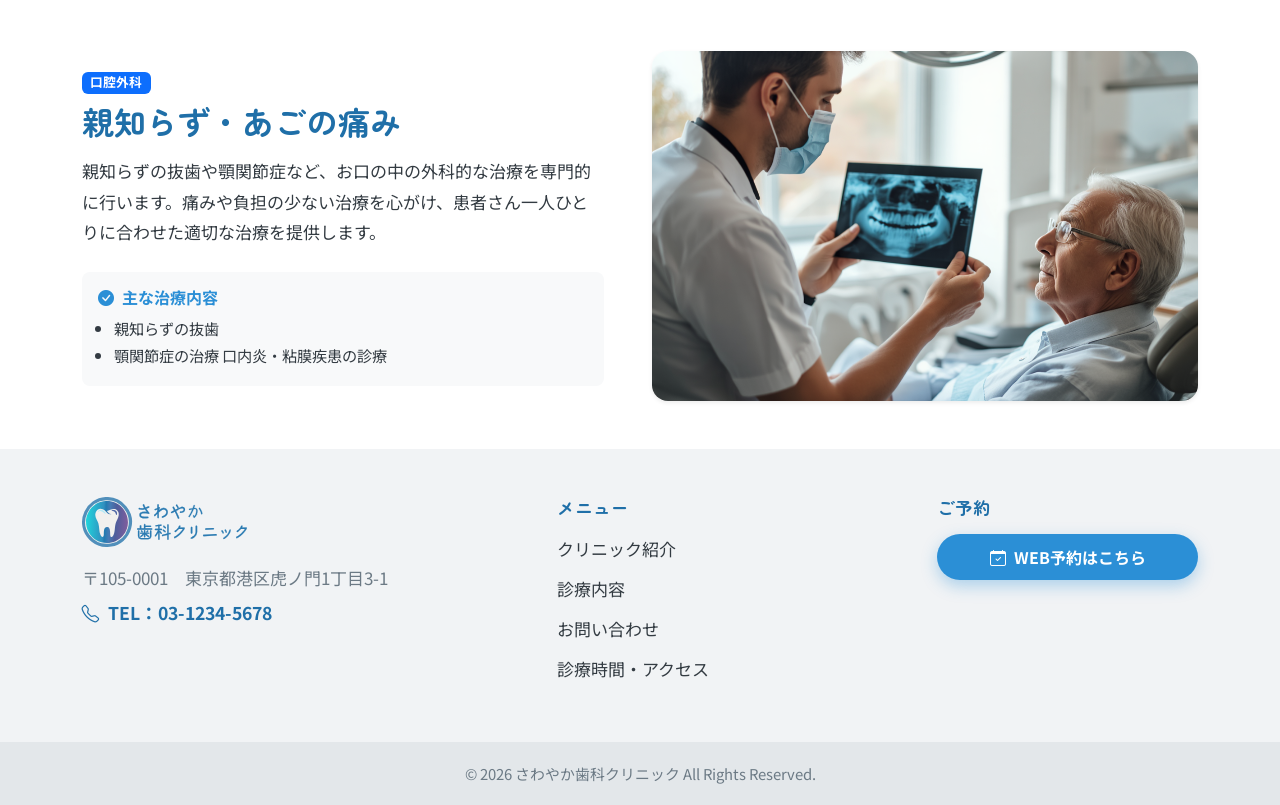
<file: dentalclinic/services.html>
<!DOCTYPE html>
<html lang="ja">
<head>
  <meta charset="UTF-8" />
  <meta name="viewport" content="width=device-width, initial-scale=1.0" />
  <meta name="description" content="さわやか歯科クリニック｜地域の皆様が安心して通える、家族みんなのための歯科医院" />
  <title>さわやか歯科クリニック｜ご家族に寄り添う優しい歯科治療</title>

  <!-- Bootstrap 5 CSS -->
  <link
    href="https://cdn.jsdelivr.net/npm/bootstrap@5.3.3/dist/css/bootstrap.min.css"
    rel="stylesheet"
  />
  <!-- Bootstrap Icons -->
  <link
    rel="stylesheet"
    href="https://cdn.jsdelivr.net/npm/bootstrap-icons@1.11.3/font/bootstrap-icons.css"
  />
  <!-- Google Fonts -->
  <link rel="preconnect" href="https://fonts.googleapis.com" />
  <link rel="preconnect" href="https://fonts.gstatic.com" crossorigin />
  <link
    href="https://fonts.googleapis.com/css2?family=Noto+Sans+JP:wght@400;500;700&family=Zen+Maru+Gothic:wght@500;700&display=swap"
    rel="stylesheet"
  />
  <!-- カスタムCSS -->
  <link rel="stylesheet" href="style.css" />
</head>
<body>

  <!-- ========== 1. 共通ヘッダー ========== -->
  <header class="site-header sticky-top">
    <div class="container d-flex align-items-center justify-content-between py-3">
      <!-- ロゴ -->
      <a href="index.html" class="logo d-flex align-items-center text-decoration-none">
        <img src="images/logo2.svg" alt="さわやか歯科クリニック ロゴ" class="logo-img" style="height: 50px; width: auto;"/>
      </a>

      <!-- ナビ + 予約ボタン -->
      <nav class="d-none d-lg-flex align-items-center gap-4">
        <ul class="nav-menu d-flex align-items-center gap-4 mb-0">
          <li><a href="about.html">クリニック紹介</a></li>
          <li><a href="services.html">診療内容</a></li>
          <li><a href="contact.html">お問い合わせ</a></li>
          <li><a href="index.html#access">診療時間・アクセス</a></li>
        </ul>
        <a href="reserve.html" class="btn btn-reserve">
          <i class="bi bi-calendar-check me-2"></i>WEB予約はこちら
        </a>
      </nav>

      <!-- モバイル用予約ボタン -->
      <a href="reserve.html" class="btn btn-reserve d-lg-none btn-sm">
        <i class="bi bi-calendar-check me-1"></i>WEB予約
      </a>
    </div>
  </header>
  <!-- ========== ページヘッダー ========== -->
  <section class="py-5" style="background-color: var(--color-bg-soft);">
    <div class="container text-center">
      <h1 class="fw-bold" style="color: var(--color-primary-dark); font-family: 'Zen Maru Gothic', sans-serif;">診療内容</h1>
      <p class="text-muted mb-0">Medical Services</p>
    </div>
  </section>

  <!-- 診療内容　service -->
<section class="py-5">
    <div class="container">

      <!-- 1. 一般歯科（左画像・右テキスト） -->
      <div id="general" class="row align-items-center mb-5 pb-5 gy-4">
        <div class="col-lg-6">
          <img src="images/img1.png" alt="一般歯科" class="img-fluid rounded-4 shadow-sm" style="width: 100%; height: 350px; object-fit: cover;">
        </div>
        <div class="col-lg-6">
          <div class="ps-lg-4">
            <span class="badge bg-primary mb-2">一般歯科</span>
            <h2 class="fw-bold mb-3" style="color: var(--color-primary-dark);">歯が痛い・しみる</h2>
            <p class="mb-4">むし歯や歯周病の治療を行い、患者さんの健康な歯を守るための基本的なケアを提供します。痛みを抑えた治療を心がけ、できるだけ歯を残す治療を大切にしています。</p>
            <div class="p-3 bg-light rounded-3">
              <h5 class="fw-bold" style="color: var(--color-primary); font-size: 1rem;"><i class="bi bi-check-circle-fill me-2"></i>主な治療内容</h5>
              <ul class="mb-0 ps-3 style-none" style="font-size: 0.95rem; line-height: 1.8;">
                <li>むし歯の治療・詰め物・かぶせ物</li>
                <li>歯周病の治療・歯石除去</li>
                <li>神経の治療（根管治療）</li>
              </ul>
            </div>
          </div>
        </div>
      </div>

      <!-- 2. 小児歯科（右画像・左テキスト：flex-lg-row-reverseでジグザグに） -->
      <div id="child" class="row align-items-center mb-5 pb-5 flex-lg-row-reverse gy-4">
        <div class="col-lg-6">
          <img src="images/img2.png" alt="小児歯科" class="img-fluid rounded-4 shadow-sm" style="width: 100%; height: 350px; object-fit: cover;">
        </div>
        <div class="col-lg-6">
          <div class="pe-lg-4">
            <span class="badge bg-primary mb-2">小児歯科</span>
            <h2 class="fw-bold mb-3" style="color: var(--color-primary-dark);">子どもの歯の相談</h2>
            <p class="mb-4">お子さまの歯の健康を守るために、むし歯の予防と治療を中心に、楽しく通える歯医者を目指しています。初めての歯医者さんでも安心できるよう、やさしく丁寧な対応を心がけています。</p>
            <div class="p-3 bg-light rounded-3">
              <h5 class="fw-bold" style="color: var(--color-primary); font-size: 1rem;"><i class="bi bi-check-circle-fill me-2"></i>主な治療内容</h5>
              <ul class="mb-0 ps-3 style-none" style="font-size: 0.95rem; line-height: 1.8;">
                <li>乳歯のむし歯治療</li>
                <li>シーラント（むし歯予防処置）</li>
                <li>フッ素塗布・歯磨き指導</li>
              </ul>
            </div>
          </div>
        </div>
      </div>

      <!-- 3. 予防歯科（左画像・右テキスト） -->
      <div id="prevent" class="row align-items-center mb-5 pb-5 gy-4">
        <div class="col-lg-6">
          <img src="images/img4.png" alt="予防歯科" class="img-fluid rounded-4 shadow-sm" style="width: 100%; height: 350px; object-fit: cover;">
        </div>
        <div class="col-lg-6">
          <div class="ps-lg-4">
            <span class="badge bg-primary mb-2">予防歯科</span>
            <h2 class="fw-bold mb-3" style="color: var(--color-primary-dark);">定期検診・クリーニング</h2>
            <p class="mb-4">「痛くなってから行く」のではなく、むし歯や歯周病を防ぐことを目的とした診療です。定期的な検診とクリーニングで、お口の健康を長く保ちましょう。</p>
            <div class="p-3 bg-light rounded-3">
              <h5 class="fw-bold" style="color: var(--color-primary); font-size: 1rem;"><i class="bi bi-check-circle-fill me-2"></i>主な治療内容</h5>
              <ul class="mb-0 ps-3 style-none" style="font-size: 0.95rem; line-height: 1.8;">
                <li>定期検診・クリーニング（PMTC）</li>
                <li>フッ素塗布で歯を強くする</li>
                <li>歯周病の予防と早期発見</li>
              </ul>
            </div>
          </div>
        </div>
      </div>

      <!-- 4. 口腔外科（右画像・左テキスト：flex-lg-row-reverseでジグザグに） -->
      <div id="surgical" class="row align-items-center flex-lg-row-reverse gy-4">
        <div class="col-lg-6">
          <img src="images/img5.png" alt="口腔外科" class="img-fluid rounded-4 shadow-sm" style="width: 100%; height: 350px; object-fit: cover;">
        </div>
        <div class="col-lg-6">
          <div class="pe-lg-4">
            <span class="badge bg-primary mb-2">口腔外科</span>
            <h2 class="fw-bold mb-3" style="color: var(--color-primary-dark);">親知らず・あごの痛み</h2>
            <p class="mb-4">親知らずの抜歯や顎関節症など、お口の中の外科的な治療を専門的に行います。痛みや負担の少ない治療を心がけ、患者さん一人ひとりに合わせた適切な治療を提供します。</p>
            <div class="p-3 bg-light rounded-3">
              <h5 class="fw-bold" style="color: var(--color-primary); font-size: 1rem;"><i class="bi bi-check-circle-fill me-2"></i>主な治療内容</h5>
              <ul class="mb-0 ps-3 style-none" style="font-size: 0.95rem; line-height: 1.8;">
                <li>親知らずの抜歯</li>
                <li>顎関節症の治療 口内炎・粘膜疾患の診療</li>
              </ul>
            </div>
          </div>
        </div>
      </div>

    </div>
  </section>

  <!-- ========== 7. 共通フッター ========== -->
  <footer class="site-footer">
    <div class="container py-5">
      <div class="row gy-4">
        <div class="col-lg-5">
          <a href="index.html" class="logo d-inline-flex align-items-center text-decoration-none mb-3">
        <img src="images/logo2.svg" alt="さわやか歯科クリニック ロゴ" class="logo-img" style="height: 50px; width: auto;"/>
      </a>
          <p class="footer-address mb-1">〒105-0001　東京都港区虎ノ門1丁目3-1</p>
          <p class="footer-tel mb-0">
            <i class="bi bi-telephone me-2"></i>TEL：03-1234-5678
          </p>
        </div>
        <div class="col-6 col-lg-4">
          <h4 class="footer-head">メニュー</h4>
          <ul class="footer-links list-unstyled mb-0">
      <li><a href="about.html">クリニック紹介</a></li>
            <li><a href="services.html">診療内容</a></li>
            <li><a href="contact.html">お問い合わせ</a></li>
            <li><a href="index.html#access">診療時間・アクセス
            </a></li>
          </ul>
        </div>
        <div class="col-6 col-lg-3">
          <h4 class="footer-head">ご予約</h4>
          <a href="#" class="btn btn-reserve w-100">
            <i class="bi bi-calendar-check me-2"></i>WEB予約はこちら
          </a>
        </div>
      </div>
    </div>
    <div class="footer-bottom text-center py-3">
      <small>&copy; 2026 さわやか歯科クリニック All Rights Reserved.</small>
    </div>
  </footer>

  <!-- Bootstrap 5 JS -->
  <script src="https://cdn.jsdelivr.net/npm/bootstrap@5.3.3/dist/js/bootstrap.bundle.min.js"></script>
</body>
</html>
</file>
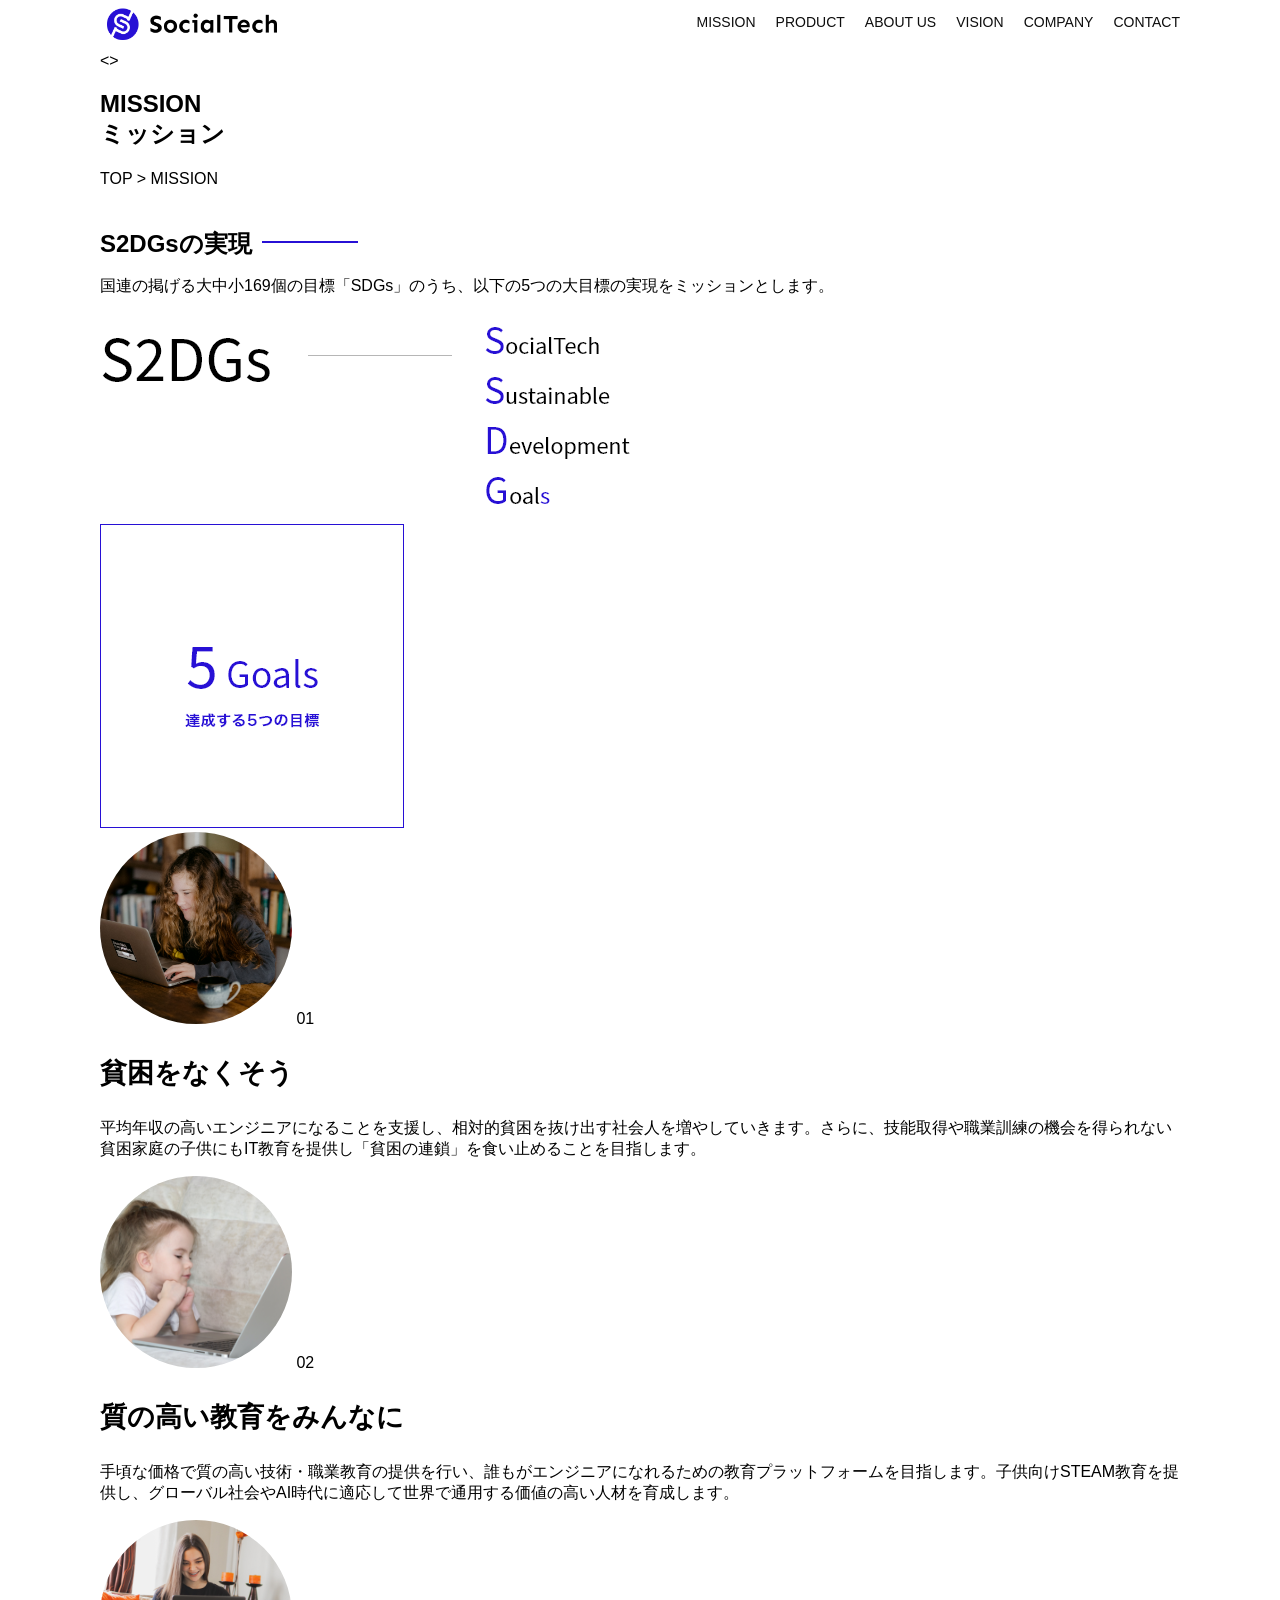
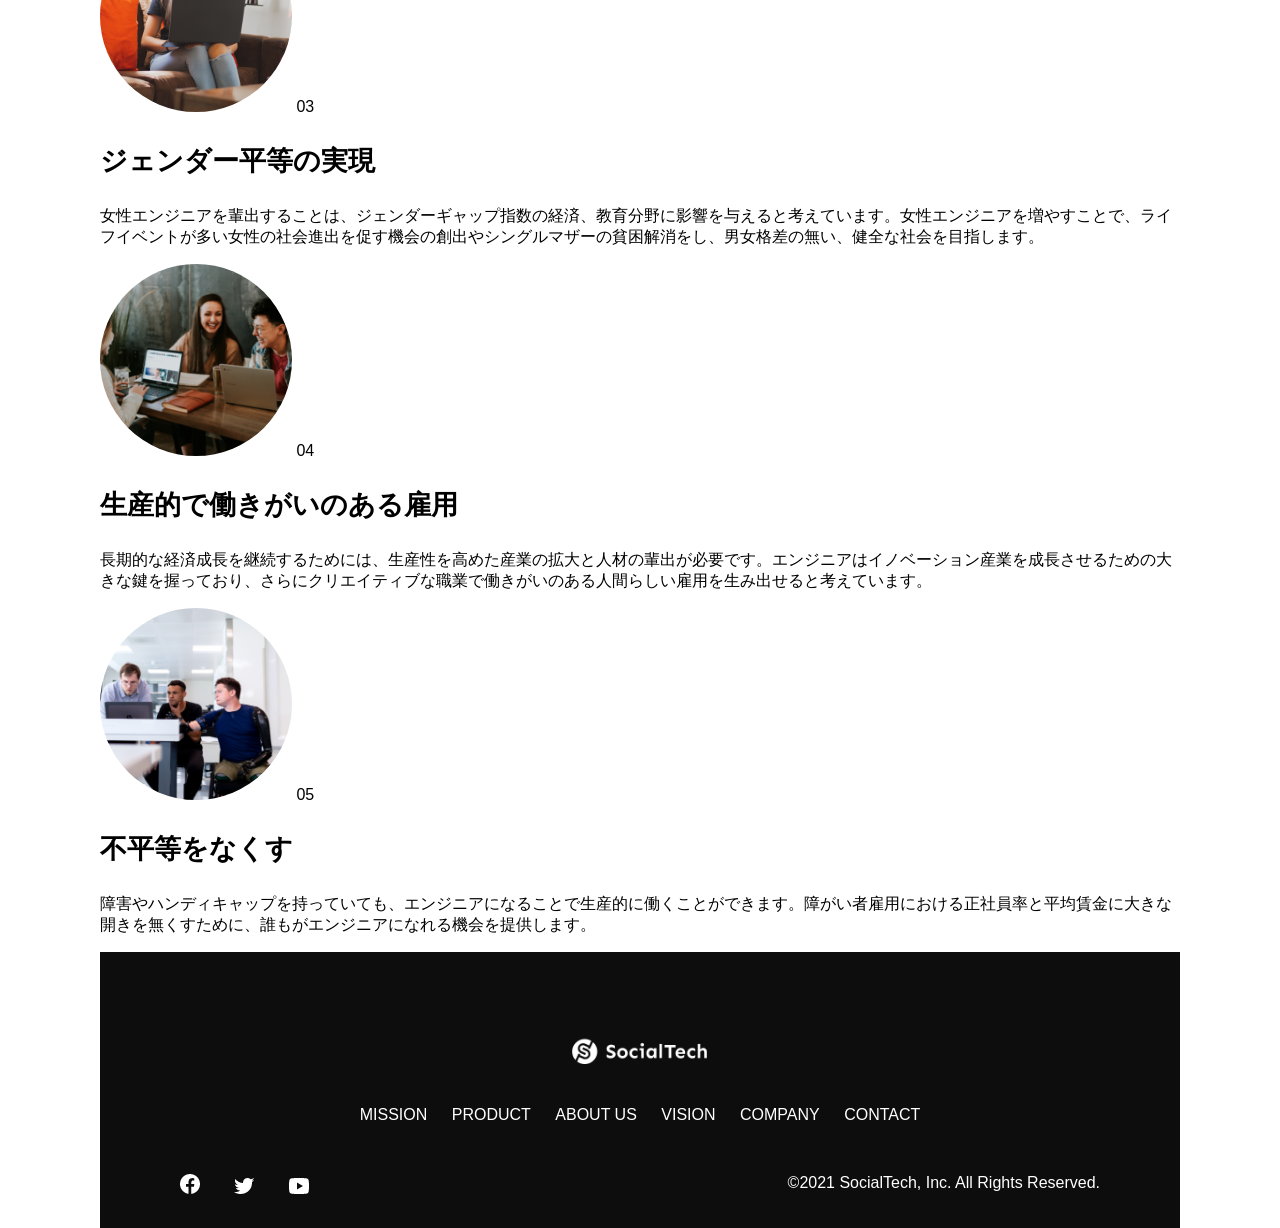
<file: kadai_tutorial_output/mission.html>
<!DOCTYPE html>
<html>
  <head>
    <title>SocialTech - MISSION ミッション -</title>
    <meta charset="utf-8">
    <meta name="description" content="SocialTechが目指す5つの目標（S2DGs）を紹介します">
    <meta name="viewport" content="width=device-width, initial-scale=1.0">
    <link rel="stylesheet" href="style.css">
  </head>

  <body>
    <!-- ヘッダー -->
    <header>
      <!-- ロゴ -->
      <a href="index.html" id="logo">
        <img src="images/logo.png" alt="トップページに戻る">
      </a>

      <!-- PC用ナビゲーション -->
      <nav id="nav-pc">
        <ul>
          <li><a href="mission.html">MISSION</a></li>
          <li><a href="product.html">PRODUCT</a></li>
          <li><a href="index.html#aboutus">ABOUT US</a></li>
          <li><a href="index.html#vision">VISION</a></li>
          <li><a href="index.html#company">COMPANY</a></li>
          <li><a href="index.html#contact">CONTACT</a></li>
        </ul>
      </nav>
        <!-- スマホ用メニューボタン -->
      <button id="menu-sp" onclick="document.getElementById('nav-sp').style.display = 'block'">
        <img src="images/button-menu.png" alt="ナビゲーションを開く">
      </button>

      <!-- スマホ用ナビゲーション -->
      <div id="nav-sp">
        <button id="close" onclick="document.getElementById('nav-sp').style.display = 'none'">
          <img src="images/button-close.png" alt="ナビゲーションを閉じる">
        </button>

        <nav>
          <ul>
            <li>
              <a id="logo-sp" href="index.html" onclick="document.getElementById('nav-sp').style.display = 'none'"><img src="images/logo-sp.png" alt="トップページに戻る"></a>
            </li>
            <li><a class="menu" href="mission.html" onclick="document.getElementById('nav-sp').style.display = 'none'">MISSION</a></li>
            <li><a class="menu" href="product.html" onclick="document.getElementById('nav-sp').style.display = 'none'">PRODUCT</a></li>
            <li><a class="menu" href="index.html#aboutus" onclick="document.getElementById('nav-sp').style.display = 'none'">ABOUT US</a></li>
            <li><a class="menu" href="index.html#vision" onclick="document.getElementById('nav-sp').style.display = 'none'">VISION</a></li>
            <li><a class="menu" href="index.html#company" onclick="document.getElementById('nav-sp').style.display = 'none'">COMPANY</a></li>
            <li><a class="menu" href="index.html#contact" onclick="document.getElementById('nav-sp').style.display = 'none'">CONTACT</a></li>
          </ul>
        </nav>
        <div id="sns">
          <a href="https://www.facebook.com/sejuku2013">
            <img src="images/button-facebook.png" alt="Facebookのリンク">
          </a>
          <a href="https://twitter.com/samuraijuku">
            <img src="images/button-twitter.png" alt="Twitterのリンク">
          </a>
          <a href="https://www.youtube.com/channel/UCCFOQO5aDK0xXam4cUQXT8g">
            <img src="images/button-youtube.png" alt="YouTubeのリンク">
          </a>
        </div>
      </div>
    </header>

    <main>
      <>
          <section id="mission-main">
           <div class="mission-main-inner">
             <div id="mission-title">
               <h1>MISSION<br><span>ミッション</span></h1>
               <p>TOP > MISSION</p>
             </div>
           </div>
         </section>
           <section id="mission-s2dgs">
            <h2 class="mission-h2">S2DGsの実現</h2>
            <p>国連の掲げる大中小169個の目標「SDGs」のうち、以下の5つの大目標の実現をミッションとします。</p>
            <img src="images/mission/mission-s2dgs.png" alt="S2DGs">
          </section>
           <section id="mission-five-goals">
           <div class="five-goals-image">
             <img src="images/mission/mission-5goals.png" alt="5Goals">
           </div>
 <div class="five-goals-read">
             <div>
               <img class="fivegoals-image-left" src="images/mission/mission-5goals01.png" alt="PCを操作する女の子">
               <span class="fivegoals-number">01</span>
               <h3 class="fivegoals-h3">貧困をなくそう</h3>
               <p class="fivegoals-p">平均年収の高いエンジニアになることを支援し、相対的貧困を抜け出す社会人を増やしていきます。さらに、技能取得や職業訓練の機会を得られない貧困家庭の子供にもIT教育を提供し「貧困の連鎖」を食い止めることを目指します。</p>
             </div>
             <div>
               <img class="fivegoals-image-right" src="images/mission/mission-5goals02.png" alt="PCを見つめる小さい女の子">
               <span class="fivegoals-number">02</span>
               <h3 class="fivegoals-h3">質の高い教育をみんなに</h3>
               <p class="fivegoals-p">手頃な価格で質の高い技術・職業教育の提供を行い、誰もがエンジニアになれるための教育プラットフォームを目指します。子供向けSTEAM教育を提供し、グローバル社会やAI時代に適応して世界で通用する価値の高い人材を育成します。</p>
             </div>
             <div>
               <img class="fivegoals-image-left" src="images/mission/mission-5goals03.png" alt="PCを操作する女性">
               <span class="fivegoals-number">03</span>
               <h3 class="fivegoals-h3">ジェンダー平等の実現</h3>
               <p class="fivegoals-p">女性エンジニアを輩出することは、ジェンダーギャップ指数の経済、教育分野に影響を与えると考えています。女性エンジニアを増やすことで、ライフイベントが多い女性の社会進出を促す機会の創出やシングルマザーの貧困解消をし、男女格差の無い、健全な社会を目指します。</p>
             </div>
             <div>
               <img class="fivegoals-image-right" src="images/mission/mission-5goals04.png" alt="笑顔で話し合う3人の男女">
               <span class="fivegoals-number">04</span>
               <h3 class="fivegoals-h3">生産的で働きがいのある雇用</h3>
               <p class="fivegoals-p">長期的な経済成長を継続するためには、生産性を高めた産業の拡大と人材の輩出が必要です。エンジニアはイノベーション産業を成長させるための大きな鍵を握っており、さらにクリエイティブな職業で働きがいのある人間らしい雇用を生み出せると考えています。</p>
             </div>
             <div>
               <img class="fivegoals-image-left" src="images/mission/mission-5goals05.png" alt="障害を持つ男性が生き生きと働く様子">
               <span class="fivegoals-number">05</span>
               <h3 class="fivegoals-h3">不平等をなくす</h3>
               <p class="fivegoals-p">障害やハンディキャップを持っていても、エンジニアになることで生産的に働くことができます。障がい者雇用における正社員率と平均賃金に大きな開きを無くすために、誰もがエンジニアになれる機会を提供します。</p>
             </div>
           </div>
         </section>
      </article>
    </main>

    <footer>
      <div id="footer-logo">
        <img src="images/logo-sp.png" alt="SocialTech">
      </div>
      <div id="footer-link">
        <a href="mission.html">MISSION</a>
        <a href="product.html">PRODUCT</a>
        <a href="index.html#aboutus">ABOUT US</a>
        <a href="index.html#vision">VISION</a>
        <a href="index.html#company">COMPANY</a>
        <a href="index.html#contact">CONTACT</a>
      </div>
      <div id="sns-footer">
        <div class="sns-btns">
          <a href="https://www.facebook.com/sejuku2013"><img src="images/button-facebook.png" alt="Facebookのリンク"></a>
          <a href="https://twitter.com/samuraijuku"><img src="images/button-twitter.png" alt="Twitterのリンク"></a>
          <a href="https://www.youtube.com/channel/UCCFOQO5aDK0xXam4cUQXT8g"><img src="images/button-youtube.png" alt="YouTubeのリンク"></a>
        </div>
        <p id="copyright">&copy;2021 SocialTech, Inc. All Rights Reserved.</p>
      </div>
    </footer>

  </body>
</html>
</file>
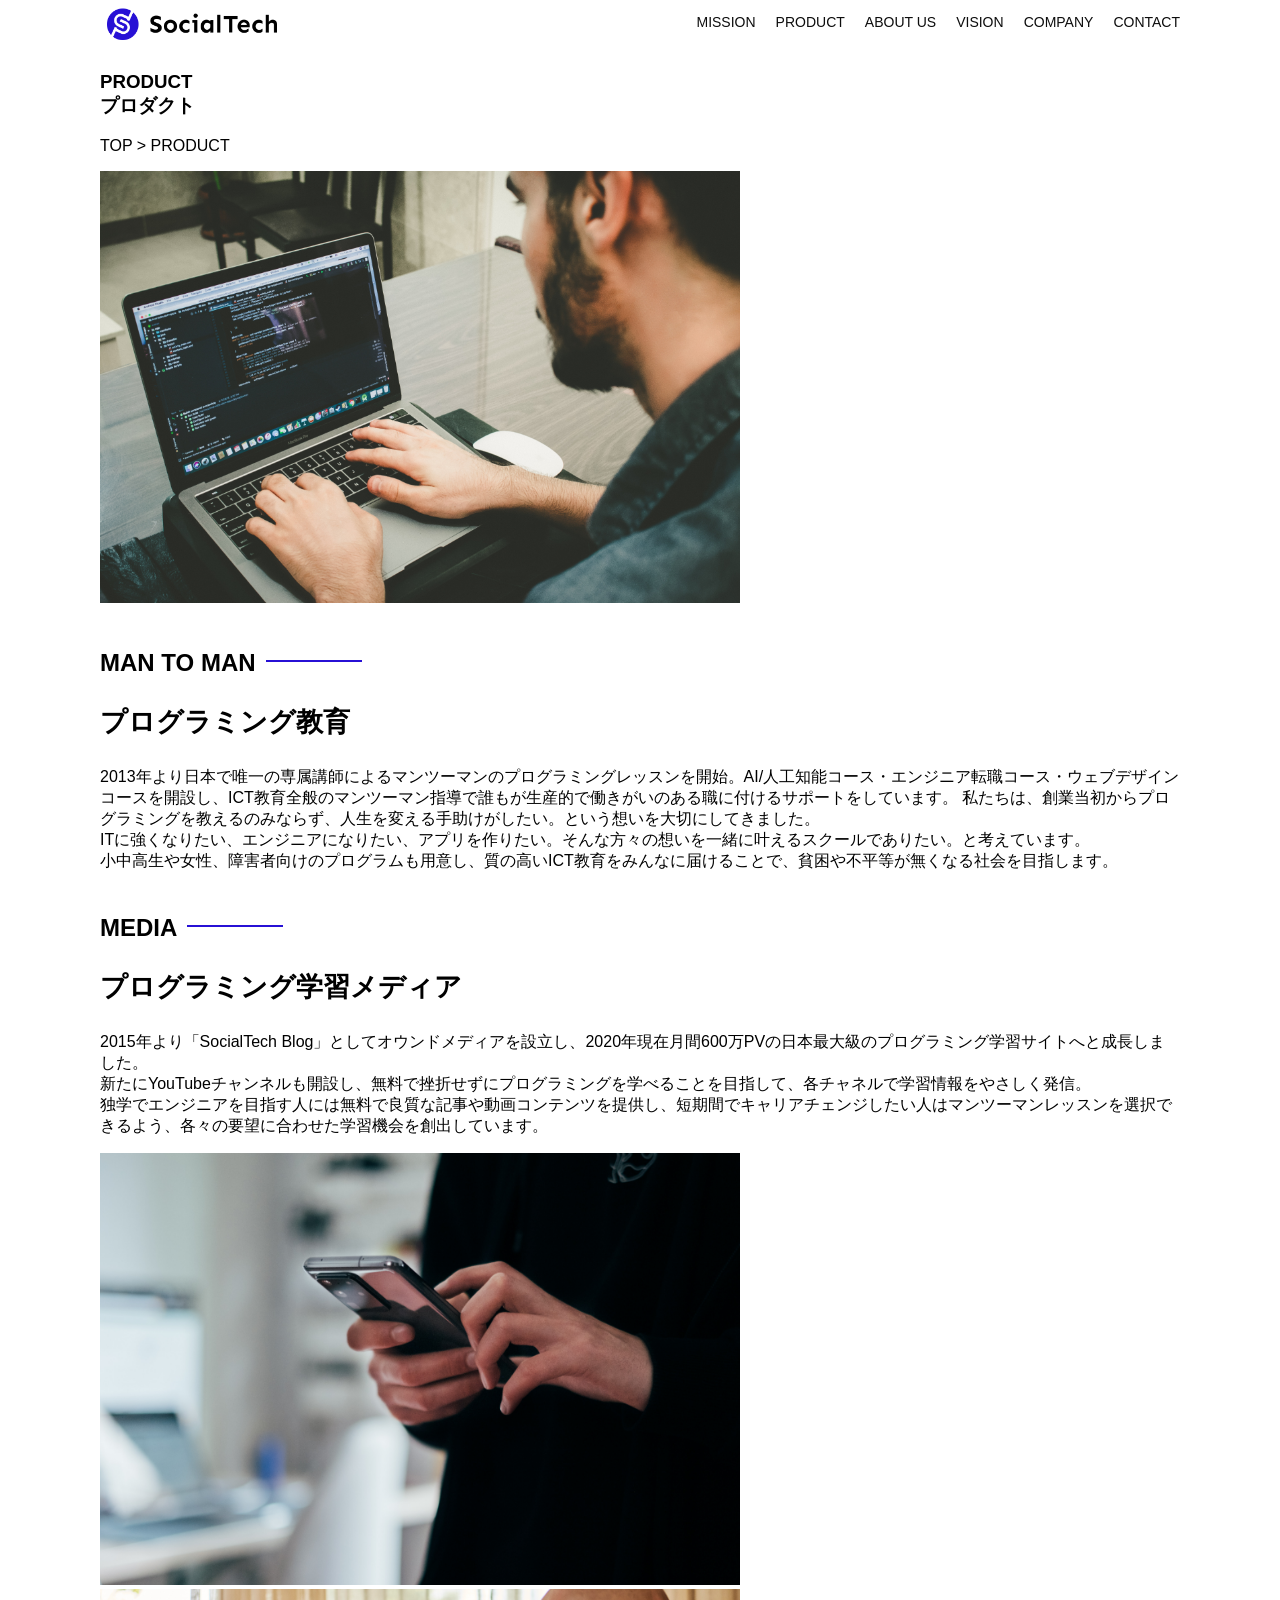
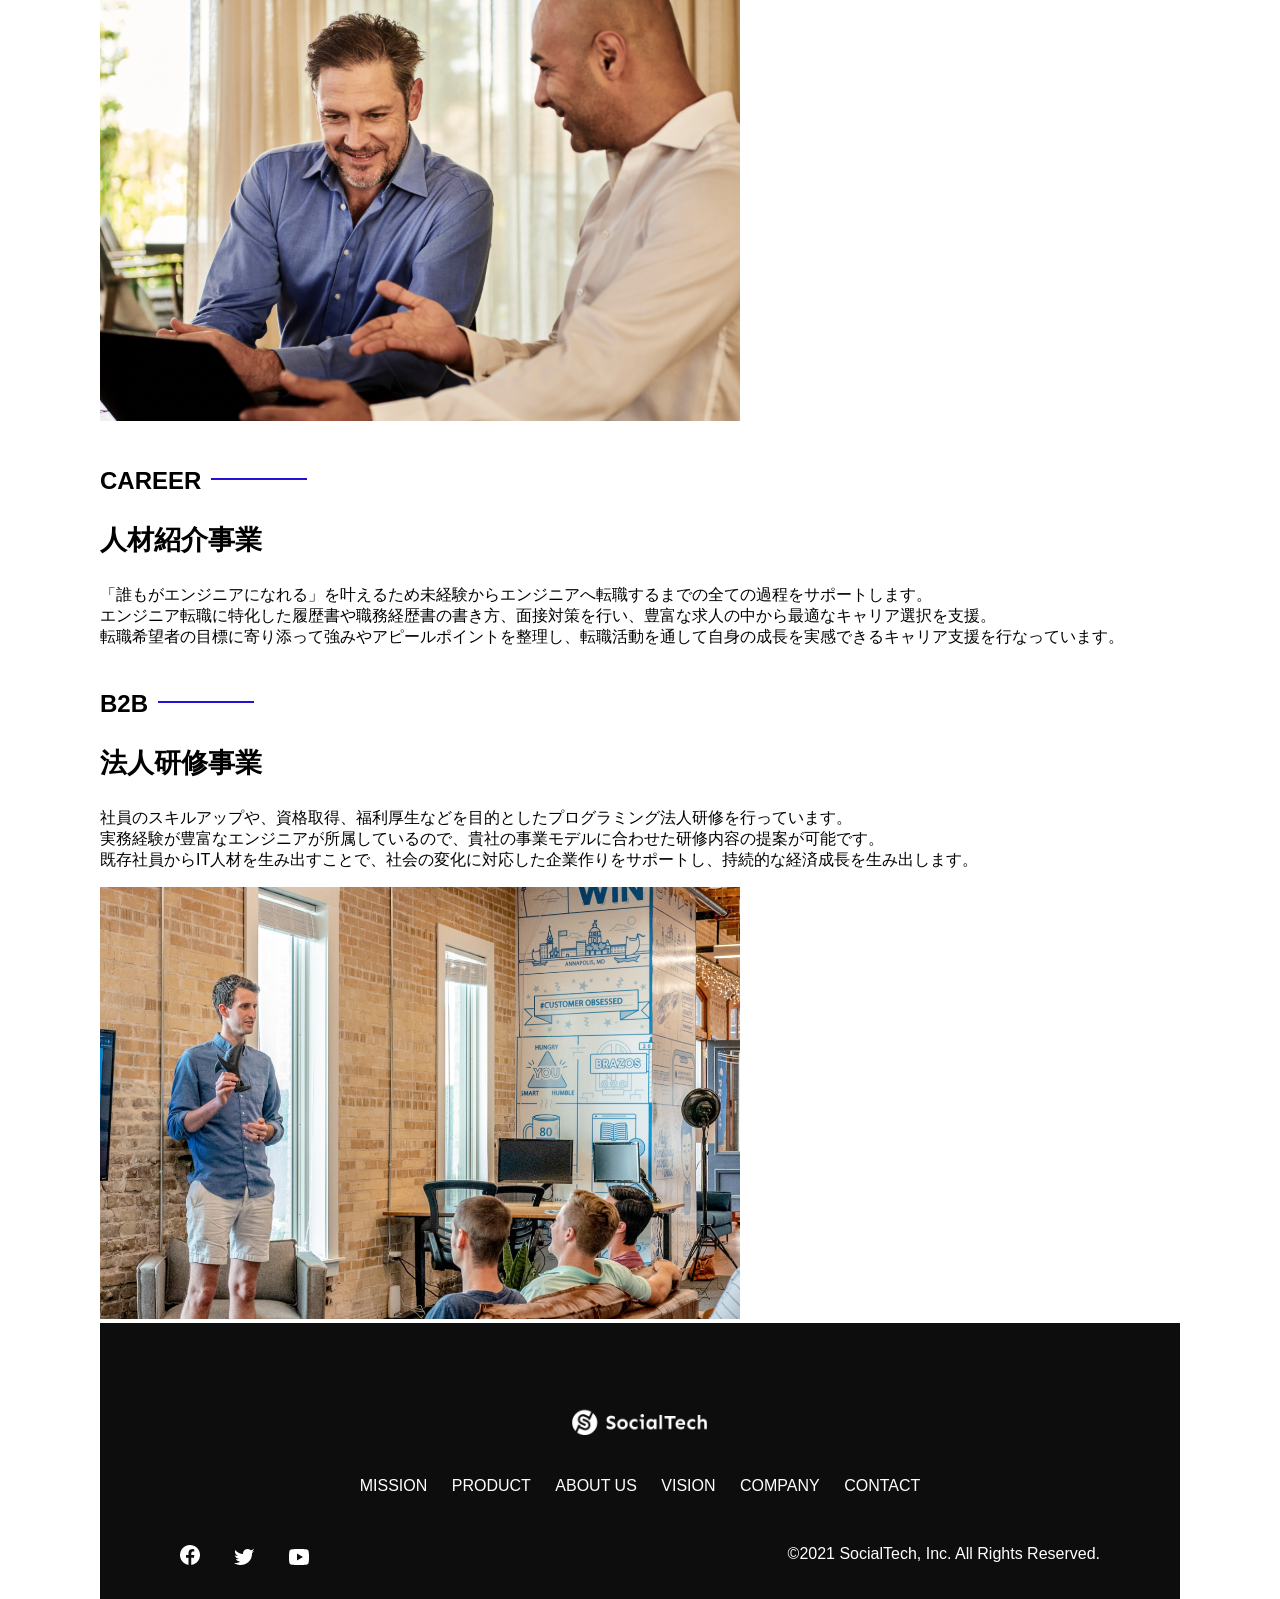
<file: kadai_tutorial_output/product.html>
<!DOCTYPE html>
<html>
  <head>
    <title>SocialTech -PRODUCT プロダクト-</title>
    <meta charset="utf-8">
    <meta name="description" content="SocialTechの4つのプロダクトを紹介します">
    <meta name="viewport" content="width=device-width, initial-scale=1.0">
    <link rel="stylesheet" href="style.css">
  </head>

  <body>
    <!-- ヘッダー -->
    <header>
      <!-- ロゴ -->
      <a href="index.html" id="logo">
        <img src="images/logo.png" alt="トップページに戻る">
      </a>

      <!-- PC用ナビゲーション -->
      <nav id="nav-pc">
        <ul>
          <li><a href="mission.html">MISSION</a></li>
          <li><a href="product.html">PRODUCT</a></li>
          <li><a href="index.html#aboutus">ABOUT US</a></li>
          <li><a href="index.html#vision">VISION</a></li>
          <li><a href="index.html#company">COMPANY</a></li>
          <li><a href="index.html#contact">CONTACT</a></li>
        </ul>
      </nav>
        <!-- スマホ用メニューボタン -->
      <button id="menu-sp" onclick="document.getElementById('nav-sp').style.display = 'block'">
        <img src="images/button-menu.png" alt="ナビゲーションを開く">
      </button>

      <!-- スマホ用ナビゲーション -->
      <div id="nav-sp">
        <button id="close" onclick="document.getElementById('nav-sp').style.display = 'none'">
          <img src="images/button-close.png" alt="ナビゲーションを閉じる">
        </button>

        <nav>
          <ul>
            <li>
              <a id="logo-sp" href="index.html" onclick="document.getElementById('nav-sp').style.display = 'none'"><img src="images/logo-sp.png" alt="トップページに戻る"></a>
            </li>
            <li><a class="menu" href="mission.html" onclick="document.getElementById('nav-sp').style.display = 'none'">MISSION</a></li>
            <li><a class="menu" href="product.html" onclick="document.getElementById('nav-sp').style.display = 'none'">PRODUCT</a></li>
            <li><a class="menu" href="index.html#aboutus" onclick="document.getElementById('nav-sp').style.display = 'none'">ABOUT US</a></li>
            <li><a class="menu" href="index.html#vision" onclick="document.getElementById('nav-sp').style.display = 'none'">VISION</a></li>
            <li><a class="menu" href="index.html#company" onclick="document.getElementById('nav-sp').style.display = 'none'">COMPANY</a></li>
            <li><a class="menu" href="index.html#contact" onclick="document.getElementById('nav-sp').style.display = 'none'">CONTACT</a></li>
          </ul>
        </nav>
        <div id="sns">
          <a href="https://www.facebook.com/sejuku2013">
            <img src="images/button-facebook.png" alt="Facebookのリンク">
          </a>
          <a href="https://twitter.com/samuraijuku">
            <img src="images/button-twitter.png" alt="Twitterのリンク">
          </a>
          <a href="https://www.youtube.com/channel/UCCFOQO5aDK0xXam4cUQXT8g">
            <img src="images/button-youtube.png" alt="YouTubeのリンク">
          </a>
        </div>
      </div>
    </header>

    <main>
      <article>
           <section id="product-main">
           <div class="product-main-inner">
             <div id="product-title">
               <h1>PRODUCT<br><span>プロダクト</span></h1>
               <p>TOP > PRODUCT</p>
             </div>
           </div>
         </section>
          <section class="product-section product-section-left">
           <div class="product-section-img">
             <img src="images/product/product-mantoman.png" alt="PCでコードを書く男性">
           </div>
           <div class="product-read">
             <h2 class="product-h2">MAN TO MAN</h2>
             <h3 class="product-h3">プログラミング教育</h3>
             <p>
               2013年より日本で唯一の専属講師によるマンツーマンのプログラミングレッスンを開始。AI/人工知能コース・エンジニア転職コース・ウェブデザインコースを開設し、ICT教育全般のマンツーマン指導で誰もが生産的で働きがいのある職に付けるサポートをしています。 私たちは、創業当初からプログラミングを教えるのみならず、人生を変える手助けがしたい。という想いを大切にしてきました。<br>ITに強くなりたい、エンジニアになりたい、アプリを作りたい。そんな方々の想いを一緒に叶えるスクールでありたい。と考えています。<br>小中高生や女性、障害者向けのプログラムも用意し、質の高いICT教育をみんなに届けることで、貧困や不平等が無くなる社会を目指します。
             </p>
           </div>
         </section>
 
         <section class="product-section product-section-right">
           <div class="product-read">
             <h2 class="product-h2">MEDIA</h2>
             <h3 class="product-h3">プログラミング学習メディア</h3>
             <p>2015年より「SocialTech Blog」としてオウンドメディアを設立し、2020年現在月間600万PVの日本最大級のプログラミング学習サイトへと成長しました。<br>新たにYouTubeチャンネルも開設し、無料で挫折せずにプログラミングを学べることを目指して、各チャネルで学習情報をやさしく発信。<br>独学でエンジニアを目指す人には無料で良質な記事や動画コンテンツを提供し、短期間でキャリアチェンジしたい人はマンツーマンレッスンを選択できるよう、各々の要望に合わせた学習機会を創出しています。</p>
           </div>
           <div class="product-section-img">
             <img src="images/product/product-media.png" alt="スマートフォンを操作する人">
           </div>
         </section>
 
         <section class="product-section product-section-left">
           <div class="product-section-img">
             <img src="images/product/product-career.png" alt="笑顔で話し合う2人の男性">
           </div>
           <div class="product-read">
             <h2 class="product-h2">CAREER</h2>
             <h3 class="product-h3">人材紹介事業</h3>
             <p>「誰もがエンジニアになれる」を叶えるため未経験からエンジニアへ転職するまでの全ての過程をサポートします。<br>エンジニア転職に特化した履歴書や職務経歴書の書き方、面接対策を行い、豊富な求人の中から最適なキャリア選択を支援。<br>転職希望者の目標に寄り添って強みやアピールポイントを整理し、転職活動を通して自身の成長を実感できるキャリア支援を行なっています。<br></p>
           </div>
         </section>
 
         <section class="product-section product-section-right">
           <div class="product-read">
             <h2 class="product-h2">B2B</h2>
             <h3 class="product-h3">法人研修事業</h3>
             <p>社員のスキルアップや、資格取得、福利厚生などを目的としたプログラミング法人研修を行っています。<br>実務経験が豊富なエンジニアが所属しているので、貴社の事業モデルに合わせた研修内容の提案が可能です。<br>既存社員からIT人材を生み出すことで、社会の変化に対応した企業作りをサポートし、持続的な経済成長を生み出します。</p>
           </div>
           <div class="product-section-img">
             <img src="images/product/product-b2b.png" alt="講演中の男性とそれを聴く人々">
           </div>
         </section>
      </article>
    </main>

    <footer>
      <div id="footer-logo">
        <img src="images/logo-sp.png" alt="SocialTech">
      </div>
      <div id="footer-link">
        <a href="mission.html">MISSION</a>
        <a href="product.html">PRODUCT</a>
        <a href="index.html#aboutus">ABOUT US</a>
        <a href="index.html#vision">VISION</a>
        <a href="index.html#company">COMPANY</a>
        <a href="index.html#contact">CONTACT</a>
      </div>
      <div id="sns-footer">
        <div class="sns-btns">
          <a href="https://www.facebook.com/sejuku2013"><img src="images/button-facebook.png" alt="Facebookのリンク"></a>
          <a href="https://twitter.com/samuraijuku"><img src="images/button-twitter.png" alt="Twitterのリンク"></a>
          <a href="https://www.youtube.com/channel/UCCFOQO5aDK0xXam4cUQXT8g"><img src="images/button-youtube.png" alt="YouTubeのリンク"></a>
        </div>
        <p id="copyright">&copy;2021 SocialTech, Inc. All Rights Reserved.</p>
      </div>
    </footer>
    
  </body>
</html>
</file>
<file: kadai_013/style.css>
/* PC、スマホ共通スタイル */
body {
  font-family: "Source Sans Pro", "Hiragino Kaku Gothic ProN", Meiryo, Arial,
    sans-serif;
}

p {
  font-size: 15px;
}

#main-visual>img {
  width: 100%;
}

/*================
PC用のスタイル 
=================*/
@media screen and (min-width: 768px) {
  /* 横幅設定 */
  body {
    max-width: 1080px;
    min-width: 960px;
    margin: 0 auto 0 auto;
  }

  /* ヘッダー */
  header {
    display: flex;
    justify-content: space-between;
  }

  /* ナビゲーションのレイアウト */
  #nav-pc {
    text-align: right;
    font-size: 14px;
    padding-top: 15px;
  }

  /* ナビゲーションのリンクの装飾設定 */
  #nav-pc>a {
    text-decoration: none;
    margin-left: 20px;
  }

  #nav-pc>a:link {
    color: #0d0d0d;
  }

  #nav-pc>a:visited {
    color: #0d0d0d;
  }

  #nav-pc>a:hover {
    color: #0d0d0d;
    text-decoration: underline;
  }

  #nav-pc>a:active {
    color: #0d0d0d;
  }

  #menu-sp {
    display: none;
  }

  #nav-sp {
    display: none;
  }
}
/*================
SP向けのスタイル 
=================*/
@media screen and (max-width: 767px) {
     body {
    min-width: 375px;
    margin: 0 auto 0 auto;
  }

  /* PCのナビゲーションを非表示 */
  #nav-pc {
    display: none;
  }
/* ハンバーガーメニュー */
  #menu-sp{
    float: right;
    padding: 0;
  }
  /* スマホ用ナビゲーション */
  #nav-sp {
   background-color: #ce933e;
   position: absolute;
   left: 0;
   top: 0;
   height: 100%;
   width: 100%;
   display: none;
   z-index: 100;
  }

  #nav-sp ul {
    padding: 0;
  }

  #nav-sp li {
    list-style: none;
 }

  #close {
    position: absolute;
    top: 20px;
    right: 20px;
  }

  #logo-sp {
    margin: 80px 0 30px 20px;
  }
  
  #nav-sp a:link {
    color: #ffff;
  }

  #nav-sp a:visited {
    color: #ffff;
  }

 #nav-sp a:hover {
    color: #ffff;
   text-decoration: underline; 
  }

  #nav-sp a:active {
    color: #ffff;
  }

  #nav-sp #menu {
    text-decoration: none;
    display: block;
    margin: 0 20px ;
    height: 44px;
    font-size: 16px;
    background-image: url("images/arrow.png");
    background-repeat: no-repeat;
    background-position:right top;
  }
}
</file>
<file: kadai_tutorial_output/style.css>
/* PC、スマホ共通スタイル */
body {
   max-width: 1080px;
   margin: 0 auto 0 auto;
    font-family: "Source Sans Pro", "Hiragino Kaku Gothic ProN", Meiryo, Arial, sans-serif;
 }

/* ヘッダー */
header {
display: flex;
justify-content: space-between;
} 

 /* ナビゲーションのレイアウト */
 #nav-pc {
   font-size: 14px;
 }
 
 #nav-pc ul {
   display: flex;
   padding-left: 0;
 }
 
 #nav-pc li {
   list-style: none;
 }
 
 /* ナビゲーションのリンクの装飾設定 */
 #nav-pc a {
   text-decoration: none;
   margin-left: 20px;
   color: #0d0d0d;
 }
 
 #nav-pc a:hover {
   text-decoration: underline;
 }

  /* メインビジュアル*/
 #main-visual {
   position: relative;
   height: 400px;
 }

 #main-message {
   position: absolute;
   top: 0;
   left: 0;
   background-color: #2710d5;
   color: #ffffff;
   border-radius: 0 0 476px 0;
   max-width: 620px;
   height: 100%;
   width: 100%;
   z-index: 11;
   }

    #main-message > h1 {
   font-size: 60px;
   margin: 100px 0 0 50px;
 }
 #main-message > p { 
   font-size: 28px;
   margin: 0 0 0 50px;
}

#main-visual > img {
   max-width: 620px;
   border-radius: 476px 0 0 0;
   position: absolute;
   top: 0;
   right: 0;
   z-index: 10;
 }

 /* 見出し */
 h2 {
   margin: 40px 0 0 0;
 }
 
 h2::after {
   content: url("images/line.png");
   margin-left: 10px;
 }
 
 h3 {
   font-size: 27px;
 }

 /* ミッション */
 #mission {
   margin: 80px auto 80px auto;
 }
 
 #mission-flex {
   display: flex;
 }

 #mission-flex > div {
   width: 50%;
   margin: 20px;
 }
 
 #mission-photo {
   width: 100%;
 }
 
 #s2dgs {
   margin-top: 50px;
   width: 100%;
 }

 /* プロダクト */
 #product {
   background-color: #fafafa;
   margin: 80px 0 80px 0;
   padding: 10px 40px 0px 40px;
 }
 
 /* 外枠 */
 #product .product-flex {
   margin-top: 40px;
   display: flex;
 }
 
 /* 左のカラム */
 #product-left {
   width: 50%;
   margin-right: 20px;
 }
 
 /* 右のカラム */
 #product-right {
   width: 50%;
   margin-left: 20px;
   margin-top: 80px;
 }
 
 /* 画像＋説明の枠 */
 #product-left > div {
   position: relative;
   height: 480px;
   margin-right: 20px;
 }
 #product-right > div {
   position: relative;
   height: 480px;
   margin-left: 20px;
 }

 /* 画像 */
 .product-photo {
   width: 100%;
 }

  /* 説明文の枠 */
 .product-explain {
   background-color: #ffffff;
   position: absolute;
   left: 0;
   bottom: 50px;
   margin: 0 40px 0 40px;
   padding: 20px;
   box-shadow: 5px 5px 10px rgba(0, 0, 0, 0.05);
 }
 
 /* 説明文の英語 */
 .product-explain > span {
   color: #2710d5;
   font-weight: bold;
   font-size: 16px;
   margin: 0;
 }
 
 /* 説明文の見出し */
 .product-explain > h3 {
   margin: 5px 0 5px 0;
 }
 
 /* 説明文 */
 .product-explain > p {
   font-size: 14px;
   margin: 0;
 }
 
 /* もっと見るボタン */
 #product-more {
   text-align: center;
 }
 
 #product-more a {
   position: relative;
   bottom: -42px;
 }

/* ABOUT US */
 #aboutus {
   margin: 80px auto 80px auto;
 }
 
 /* 3つの組織文化と画像を入れる枠 */
 #aboutus > div {
   display: flex;
 }

  /* 画像 */
 .culture-img {
   width: 50%;
   align-self: flex-start;
 }
 
 .culture-img2 {
   margin-top: 50px;
   width: 100%;
 }

 /* 3つの組織文化の表 */
 .culture-table {
   margin-right: 50px;
 }

 /* 番号 */
 .culture-num {
   font-size: 80px;
   color: #2710d5;
   padding: 0 20px 0 0;
 }

 /* 見出し */
 .culture-table th {
   text-align: left;
   font-size: 28px;
   font-weight: bold;
 }

 /* 組織文化英語 */
 .culture-en {
   color: #2710d5;
   font-size: 24px;
 }

 /* 説明文 */
 .culture-description {
   margin: 0;
 }

  /* ビジョン */
 #vision {
   margin: 80px auto 80px auto;
 }
 
 /* セクション内の外枠*/
 #vision > div {
   display: flex;
   justify-content: space-between;
   flex-wrap: wrap;
 }
 
 /*7つの行動指針の枠*/
 .vision-box {
   width: 300px;
   height: 300px;
   margin-bottom: 30px;
   position: relative;
 }

 .vision-box > img {
   width: 100%;
   position: relative;
   z-index: 30;
 }
 
 .vision-box > div {
   position: absolute;
   top: 0;
   left: 0;
   z-index: 31;
   margin-right: 20px;
 }
 
 .vision-box > div > h4 {
   color: #2710d5;
   font-size: 19px;
   margin: 80px 0 0 0;
 }
 
 .vision-box > div > h4::first-letter {
   font-size: 40px;
 }
 
 .vision-box > div > h5 {
   font-size: 20px;
   margin: 0 0 0 0;
 }
 
 .vision-box > div > p {
   margin: 10px 0 0 0;
   }

   /* 会社概要 */
 #company {
   margin: 80px auto 80px auto;
 }

 #company-table {
   width: 100%;
 }
 
 .tableheader {
   text-align: left;
   padding: 20px;
   border-bottom-color: #2710d5;
   border-bottom-width: 1px;
   border-bottom-style: solid;
   width: 100px;
 }
 
 .tableheader-first {
   border-top-color: #2710d5;
   border-top-width: 1px;
   border-top-style: solid;
 }
 
 .cell {
   padding: 30px;
   border-bottom-color: #ececec;
   border-bottom-width: 1px;
   border-bottom-style: solid;
 }
 
 .cell-first {
   border-top-color: #ececec;
   border-top-width: 1px;
   border-top-style: solid;
 }

  #company > iframe {
   width: 100%;
   height: 368px;
   margin-top: 40px;
 }

 /* お問い合わせ */
 #contact {
   margin: 80px auto 80px auto;
 }
 
 /* 外枠 */
 #contact > form > div {
   display: flex;
   flex-direction: row;
   flex-wrap: wrap;
   padding-bottom: 30px;
 }

 /* 左列の見出し */
 .contact-heading {
   width: 240px;
   align-self: center;
 }
 /* 見出しのラベル */
 .contact-label {
   font-weight: bold;
 }
 /* 必須 */
 .contact-span {
   color: #ce2222;
   margin: 0 0 0 20px;
   font-weight: bold;
 }

  /* テキストボックス */
 .contact-textbox {
   border-top: 0px;
   border-left: 0px;
   border-right: 0px;
   border-bottom-width: 1px;
   border-bottom-color: #707070;
   border-style: solid;
   background-color: #fafafa;
   width: 400px;
   height: 56px;
 }
 
 /* お問い合わせ内容のテキストエリア */
 .contact-textarea {
   border-top: 0px;
   border-left: 0px;
   border-right: 0px;
   border-bottom-width: 1px;
   border-bottom-color: #707070;
   background-color: #fafafa;
   width: 400px;
   height: 200px;
}

/* 個人情報の取り扱い */
 #contact dt {
   font-weight: bold;
 }
 
 #contact dd {
   margin: 0 0 16px 0;
 }
 
 #contact dd p {
   margin: 0;
 }
 
 #contact dd ul {
   padding-left: 0;
 }
 
 #contact dd li {
   margin-bottom: 0;
   list-style: none;
 }
 
 /* フッター */
 footer {
   background-color: #0d0d0d;
   text-align: center;
   padding: 80px 80px 30px 80px;
 }
 
 #footer-logo {
   margin-bottom: 30px;
 }

  #footer-link {
   margin-bottom: 50px;
 }
 
 #footer-link > a {
   text-decoration: none;
   margin: 10px;
   color: #ffffff;
 }
 
 #footer-link > a:hover {
   text-decoration: underline;
 }

  #sns-footer {
   display: flex;
   justify-content: space-between;
 }
 
 #sns-footer a {
   margin-right: 30px;
 }
 
 #copyright {
   color: #ffffff;
   margin: 0;
 }
   /* スマホ用ナビを非表示 */
  #nav-sp,
  #menu-sp {
    display: none;
  }

  /*====================
  スマートフォン用のスタイル
 =====================*/
 @media screen and (max-width: 767px) {
   /* PC用ナビゲーション非表示 */
   #nav-pc {
     display: none;
   }
 
   /* ハンバーガーメニュー */
   #menu-sp {
     display: block;
     background-color: transparent;
     float: right;
     padding: 0;
     border: none;
   }
 
   /* スマホ用ナビゲーションの表示切替*/
   /* 初期状態、レイアウトと非表示設定 */
   #nav-sp {
     background-color: #2710d5;
     position: fixed;
     left: 0;
     top: 0;
     height: 100%;
     width: 100%;
     display: none;
     z-index: 100;
   }
   

    /* ×ボタン */
   #close {
     position: absolute;
     top: 20px;
     right: 20px;
     background-color: transparent;
     border: none;
   }
 
   #nav-sp nav ul {
     padding-left: 0;
   }
 
   #nav-sp nav li {
     list-style: none;
   }
 
   /* ナビゲーションメニュー用ロゴ */
   #logo-sp {
     margin: 80px 0 30px 20px;
   } 

    /* ナビゲーションのリンクの装飾設定 */
  #nav-sp nav a {
    display: block;
    color: #ffffff;
  }
 
  #nav-sp nav a:hover {
     text-decoration: underline;
   }

  
 
   #nav-sp .menu {
     text-decoration: none;
     margin: 0 20px 0 20px;
     height: 44px;
     font-size: 16px;
     background-image: url("images/arrow.png");
     background-repeat: no-repeat;
     background-position: right top;
   }

    #sns {
    position: absolute;
    bottom: 20px;
    left: 20px;
  }

  #sns > a {
    margin-right: 30px;
  }

  /* メインビジュアル */
   #main-visual {
     position: relative;
     height: 470px;
   }
 
   #main-visual > div {
     text-align: center;
     height: 280px;
   }
 
   #main-visual h1 {
     font-size: 28px;
     margin: 90px 0 0 0;
   }
 
   #main-visual > div > p {
     margin: 0;
     font-size: 15px;
   }
 
   #main-visual > img {
     width: 100%;
     border-radius: 476px 0 0 0;
     top: auto;
     bottom: 0;
   }

   /*見出し*/
   h2 {
     margin: 15px 0 15px 0;
   }
   
   h3 {
     font-size: 24px;
     margin: 10px 0 0 0;
   }

    /* ミッション */
   #mission {
     margin: 20px 0 20px 0;
     padding: 0 20px 0 20px;
   }
 
   #mission-flex {
     flex-direction: column;
   }
 
   #mission-flex > div {
   width: 100%;
   margin: 0;
 }

  /* プロダクト */
    #product {
      margin: 0;
      padding: 10px 20px 0 20px;
    }
  
    /* 外枠 */
    #product .product-flex {
      flex-direction: column;
      margin-top: 0;
    }
  
    /* 左右のカラム　スマホでは縦並び */
    #product-left,
    #product-right {
      width: 100%;
      margin: 0;
    }

     /*  画像＋説明の枠 */
   #product-left > div,
   #product-right > div {
     height: auto;
     margin: 0;
   }
 
   /* 説明文の枠 */
   .product-explain {
     position: relative;
     margin: 0;
   }
 
   .product-explain > h3 {
     margin: 10px 0 10px 0;
     font-size: 24px;
   }
 
  /* もっと見るボタン */
    #product-more {
      text-align: left;
    }

     /* ABOUT US */
   #aboutus {
     margin: 80px 20px 80px 20px;
   }
 
   #aboutus > div {
     flex-direction: column;
  }
 
   .culture-table th {
     font-size: 16px;
   }
 
   .culture-table {
     margin-right: 0;
     padding-right: 20px;
     order: 2;
   }
 
   .culture-img {
     width: 100%;
     order: 1;
   }
 
   .culture-img2 {
     margin-top: 0;
   }
 
   .culture-num {
     padding: 0;
   }
 
   .culture-description {
     margin: 0;
   }

    /* ビジョン */
   #vision {
     margin: 80px 20px 80px 20px;
   }
 
   .vision-box > img {
     position: absolute;
     top: 0;
     left: 0;
   }
 
   .vision-box > div > h4 {
     margin: 60px 0 0 0;
   }

    /*会社概要*/
   #company {
     margin: 0 20px 0 20px;
   }
 
   #company > h3 {
     margin-bottom: 20px;
   }

  .tableheader {
     width: 50px;
   }
 
   .cell {
     padding: 20px;
   }
 
   #company > iframe {
     height: 240px;
   }
}
</file>
<file: dentalclinic/style.css>
/* ========================================
   さわやか歯科クリニック  カスタムCSS
   テーマ：清潔感・優しさ／白×青
======================================== */

:root {
  --color-primary: #2b8fd6;       /* メインの青 */
  --color-primary-dark: #1f6fa8;  /* 濃い青 */
  --color-accent: #6fc6e8;        /* 明るい水色 */
  --color-bg-soft: #eef7fc;       /* 淡い青背景 */
  --color-text: #333b42;          /* 基本テキスト */
  --color-muted: #6c7a85;         /* 補足テキスト */
  --color-footer: #f1f3f5;        /* フッター薄グレー */
}

/* ---------- ベース ---------- */
body {
  font-family: "Noto Sans JP", sans-serif;
  color: var(--color-text);
  font-size: 1.0625rem;
  line-height: 1.8;
  background-color: #ffffff;
}

h1, h2, h3, h4, .logo-text {
  font-family: "Zen Maru Gothic", "Noto Sans JP", sans-serif;
}

a {
  color: var(--color-primary-dark);
}

/* セクション共通の見出し */
.section-head .section-en {
  color: var(--color-accent);
  font-size: 1rem;
  letter-spacing: 0.15em;
  font-weight: 700;
  margin-bottom: 0.25rem;
}

.section-title {
  font-size: 2rem;
  font-weight: 700;
  color: var(--color-primary-dark);
  position: relative;
  display: inline-block;
  padding-bottom: 0.75rem;
}

.section-title::after {
  content: "";
  position: absolute;
  left: 50%;
  bottom: 0;
  transform: translateX(-50%);
  width: 56px;
  height: 4px;
  border-radius: 2px;
  background-color: var(--color-accent);
}

html {
  scroll-behavior: smooth; /* スクロールをなめらかにする設定（すでにあれば不要です） */
  scroll-padding-top: 100px; /* ★ここを追加！ヘッダーの高さ（約80〜90px）より少し多めに余白を作ります */
}

/* ---------- 予約ボタン ---------- */
.btn-reserve {
  background-color: var(--color-primary);
  color: #fff;
  font-weight: 700;
  border: none;
  border-radius: 999px;
  padding: 0.7rem 1.6rem;
  box-shadow: 0 6px 16px rgba(43, 143, 214, 0.35);
  transition: all 0.2s ease;
  white-space: nowrap;
}

.btn-reserve:hover,
.btn-reserve:focus {
  background-color: var(--color-primary-dark);
  color: #fff;
  transform: translateY(-2px);
  box-shadow: 0 8px 20px rgba(31, 111, 168, 0.45);
}

/* ---------- 1. ヘッダー ---------- */
.site-header {
  background-color: rgba(255, 255, 255, 0.96);
  backdrop-filter: blur(6px);
  box-shadow: 0 2px 12px rgba(0, 0, 0, 0.05);
  z-index: 1030;
}

.logo-icon {
  color: var(--color-primary);
  font-size: 1.8rem;
}

.logo-text {
  color: var(--color-primary-dark);
  font-size: 1.4rem;
  font-weight: 700;
}

.nav-menu {
  list-style: none;
  padding-left: 0;
}

.nav-menu a {
  color: var(--color-text);
  text-decoration: none;
  font-weight: 500;
  font-size: 1.05rem;
  transition: color 0.2s ease;
}

.nav-menu a:hover {
  color: var(--color-primary);
}

/* ---------- 2. メインビジュアル ---------- */
.hero {
  position: relative;
  min-height: 620px;
  display: flex;
  align-items: center;
  justify-content: center;
  background: url("images/hero.png") center / cover no-repeat;
}

.hero-overlay {
  position: absolute;
  inset: 0;
  background: linear-gradient(
    to right,
    rgba(43, 143, 214, 0.45),
    rgba(111, 198, 232, 0.25)
  );
}

.hero-content {
  position: relative;
  z-index: 2;
  color: #fff;
  padding: 2rem 1rem;
  max-width: 880px;
}

.hero-title {
  font-size: 2.8rem;
  font-weight: 700;
  line-height: 1.5;
  text-shadow: 0 2px 12px rgba(0, 0, 0, 0.3);
  margin-bottom: 1.25rem;
}

.hero-sub {
  font-size: 1.25rem;
  font-weight: 500;
  text-shadow: 0 1px 8px rgba(0, 0, 0, 0.3);
  margin-bottom: 0;
}
/* ---------- 3. お知らせ ---------- */
.news-bar {
  background-color:var(--color-bg-soft);
  border-top: 1px solid #e6eef3;
  border-bottom: 1px solid #e6eef3;
}

.news-inner {
  padding: 1rem 0;
  gap: 1.25rem;
  flex-wrap: wrap;
}

.news-label {
  background-color: var(--color-primary);
  color: #fff;
  font-weight: 700;
  border-radius: 999px;
  padding: 0.35rem 1.25rem;
  white-space: nowrap;
}

.news-list {
  list-style: none;
  padding-left: 0;
}

.news-list .news-date {
  color: var(--color-muted);
  font-weight: 700;
  margin-right: 1.25rem;
}

.news-list .news-text {
  color: var(--color-text);
}

.news-more {
  color: var(--color-primary-dark);
  text-decoration: none;
  font-weight: 500;
  white-space: nowrap;
}

.news-more:hover {
  text-decoration: underline;
}

/* ---------- 4. 当院の特徴 ---------- */
.features {
  background-color: #fff;
}

.feature-card {
  background-color: #fff;
  border-radius: 18px;
  overflow: hidden;
  box-shadow: 0 8px 24px rgba(0, 0, 0, 0.06);
  transition: transform 0.2s ease, box-shadow 0.2s ease;
}

.feature-card:hover {
  transform: translateY(-6px);
  box-shadow: 0 14px 32px rgba(43, 143, 214, 0.18);
}

.feature-img {
  aspect-ratio: 4 / 3;
  overflow: hidden;
}

.feature-img img {
  width: 100%;
  height: 100%;
  object-fit: cover;
}

.feature-body {
  padding: 1.75rem;
  position: relative;
}

.feature-num {
  display: inline-block;
  font-family: "Zen Maru Gothic", sans-serif;
  font-size: 1.5rem;
  font-weight: 700;
  color: var(--color-accent);
  margin-bottom: 0.25rem;
}

.feature-title {
  font-size: 1.4rem;
  font-weight: 700;
  color: var(--color-primary-dark);
  margin-bottom: 0.75rem;
}

.feature-text {
  color: var(--color-muted);
  font-size: 1rem;
  margin-bottom: 0;
}
/* ---------- 5. クイックナビ ---------- */
.quicknav {
  background-color: var(--color-bg-soft);
}

.quicknav-card {
  display: flex;
  flex-direction: column;
  align-items: center;
  justify-content: center;
  text-align: center;
  gap: 0.75rem;
  background-color: #fff;
  border-radius: 18px;
  padding: 2.25rem 1rem;
  height: 100%;
  text-decoration: none;
  color: var(--color-primary-dark);
  box-shadow: 0 6px 18px rgba(43, 143, 214, 0.12);
  transition: all 0.2s ease;
  border: 2px solid transparent;
}

.quicknav-card:hover {
  transform: translateY(-6px);
  border-color: var(--color-accent);
  color: var(--color-primary);
}

.quicknav-icon {
  font-size: 2.8rem;
  color: var(--color-primary);
}

.quicknav-text {
  font-size: 1.2rem;
  font-weight: 700;
}



/* ---------- 6. アクセス＆診療時間 ---------- */
.access {
  background-color: #ffffff;
}

.block-title {
  font-size: 1.4rem;
  font-weight: 700;
  color: var(--color-primary-dark);
  margin-bottom: 1.25rem;
}

.hours-table {
  width: 100%;
  border-collapse: collapse;
  text-align: center;
  background-color: var(--color-bg-soft); /* テーブル内に淡い青を敷きます */
  border-radius: 12px;
  overflow: hidden;
}
  

.hours-table thead th {
  background-color: var(--color-primary);
  color: #fff;
  font-weight: 700;
  border: none;
  padding: 0.9rem 0.5rem;
}

.hours-table tbody th,
.hours-table tbody td {
  padding: 1rem 0.5rem;
  font-size: 1.05rem;
  border-color: #e6eef3;
}

.hours-table tbody th {
  background-color: var(--color-bg-soft);
  color: var(--color-text);
  font-weight: 700;
  white-space: nowrap;
}

.hours-table td {
  color: var(--color-primary);
  font-weight: 700;
}

.hours-table td.rest {
  color: #c4ccd2;
}

.hours-table td.half {
  color: var(--color-accent);
}

.hours-note {
  color: var(--color-muted);
  font-size: 0.95rem;
}

.map-frame {
  border-radius: 12px;
  overflow: hidden;
  box-shadow: 0 6px 18px rgba(0, 0, 0, 0.08);
}

.map-frame iframe {
  width: 100%;
  height: 300px;
  border: 0;
  display: block;
}

.access-info li {
  display: flex;
  align-items: flex-start;
  font-size: 1.05rem;
  margin-bottom: 0.85rem;
}

.access-info i {
  color: var(--color-primary);
  font-size: 1.2rem;
  margin-top: 0.15rem;
}

/* ---------- 7. フッター ---------- */
.site-footer {
  background-color: var(--color-footer);
  color: var(--color-text);
}

.footer-address {
  color: var(--color-muted);
}

.footer-tel {
  font-weight: 700;
  color: var(--color-primary-dark);
  font-size: 1.1rem;
}

.footer-head {
  font-size: 1.1rem;
  font-weight: 700;
  color: var(--color-primary-dark);
  margin-bottom: 1rem;
}

.footer-links li {
  margin-bottom: 0.6rem;
}

.footer-links a {
  color: var(--color-text);
  text-decoration: none;
  transition: color 0.2s ease;
}

.footer-links a:hover {
  color: var(--color-primary);
}

.footer-bottom {
  background-color: #e3e7ea;
  color: var(--color-muted);
}

/* ---------- レスポンシブ調整 ---------- */
@media (max-width: 991.98px) {
  .hero-title {
    font-size: 2rem;
  }
  .hero {
    min-height: 480px;
  }
  .logo-text {
    font-size: 1.15rem;
  }
}
</file>
